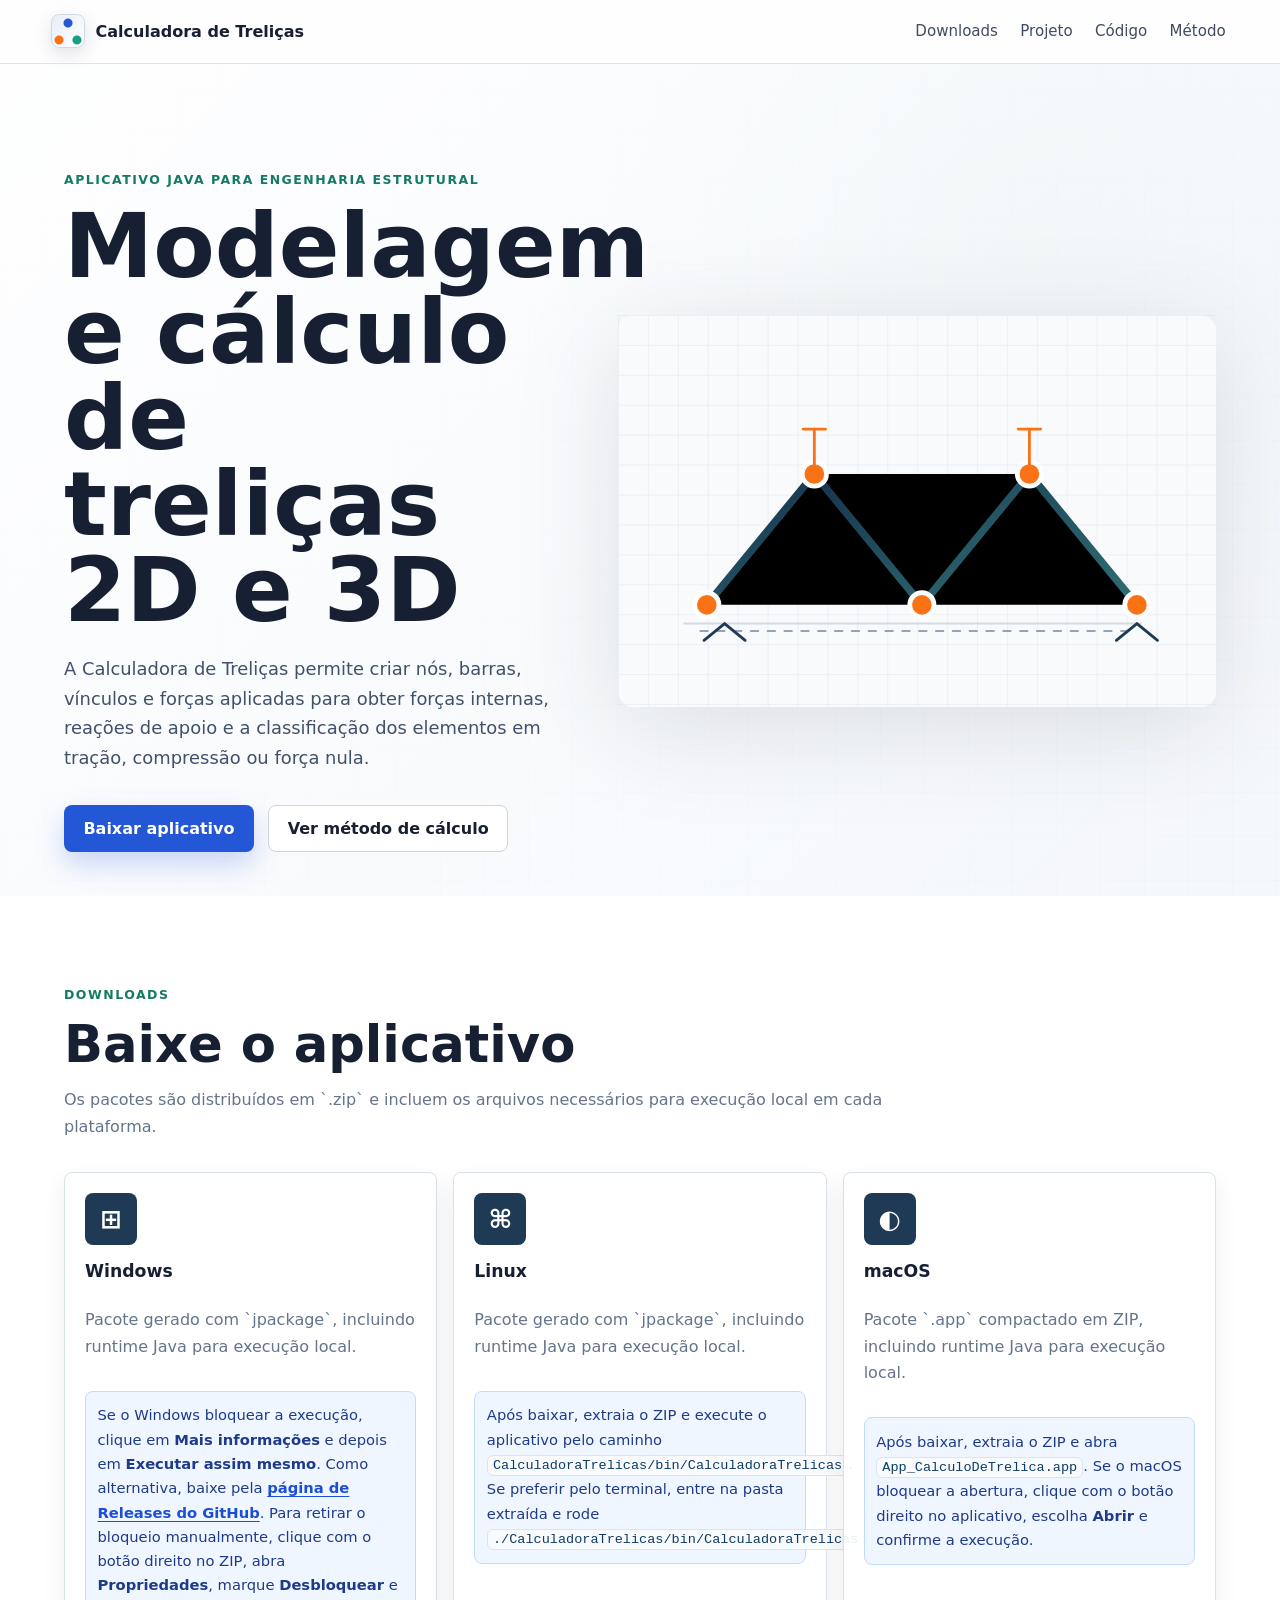
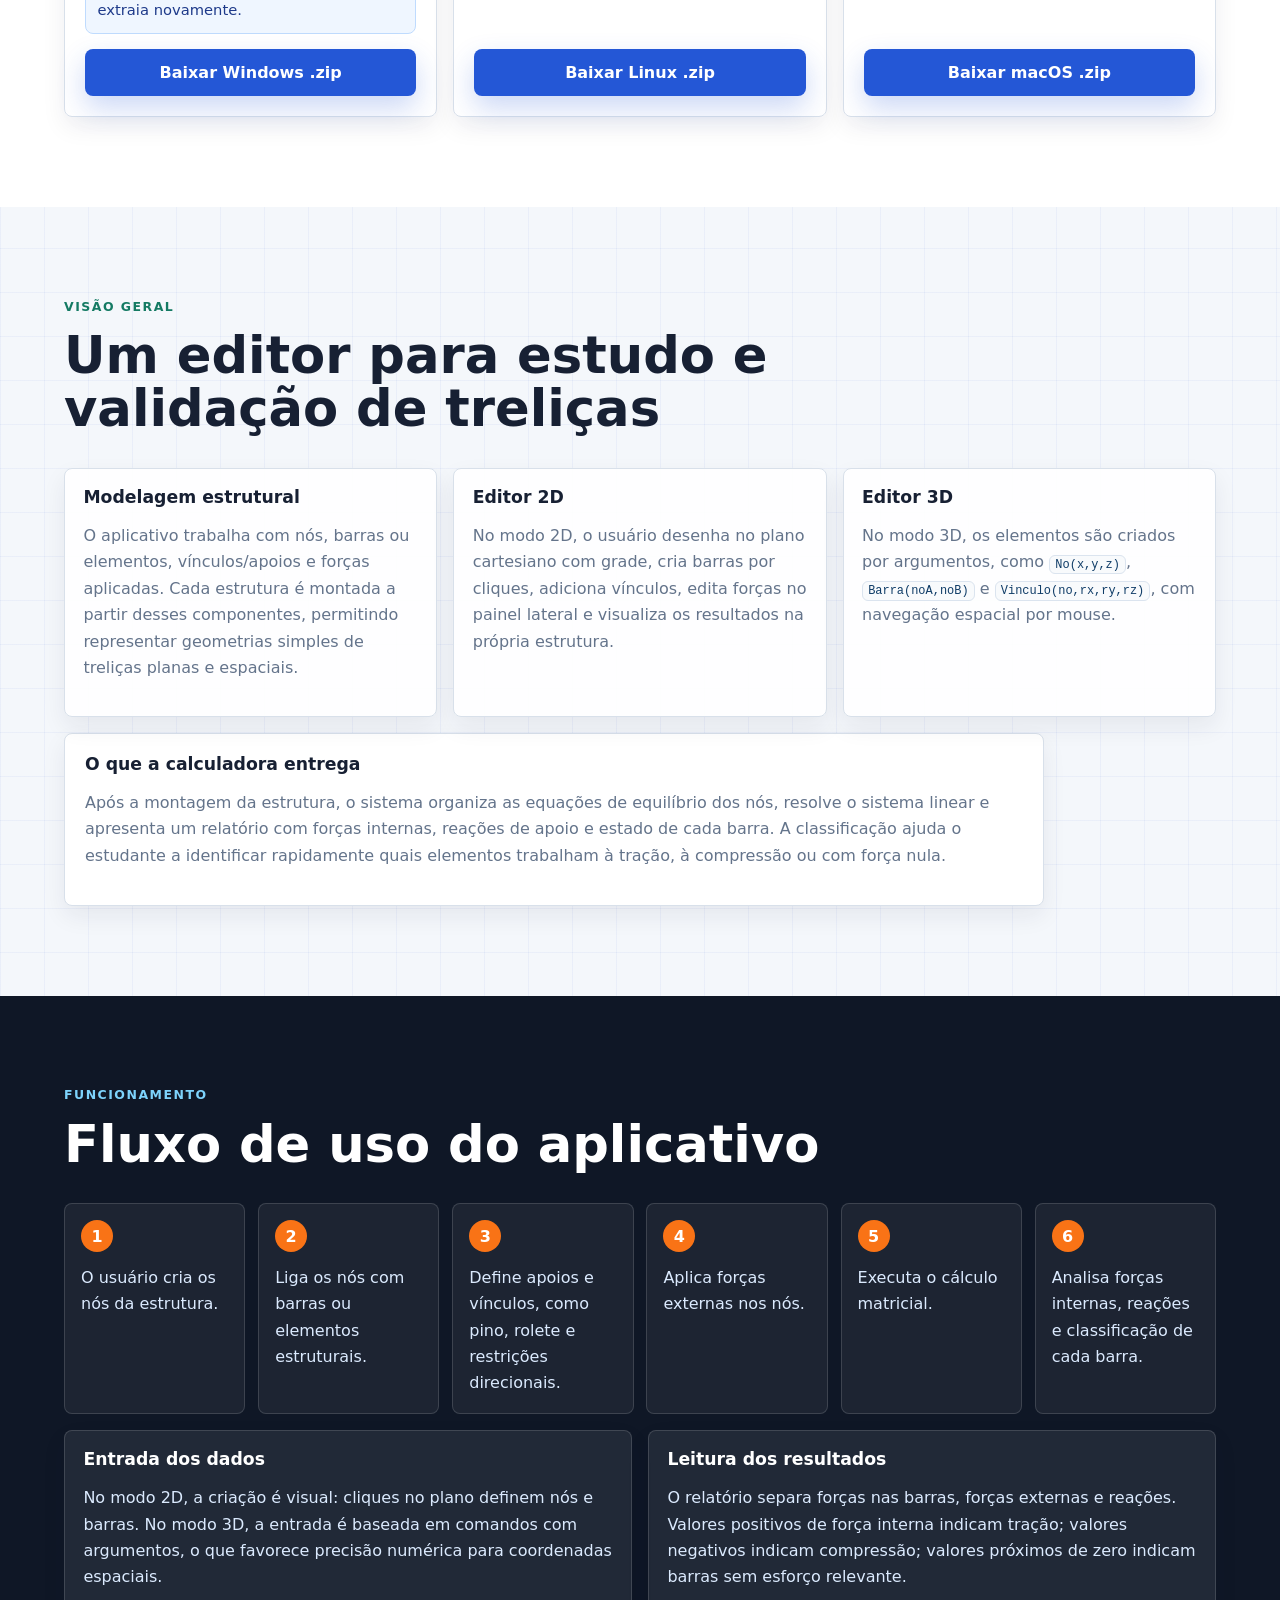
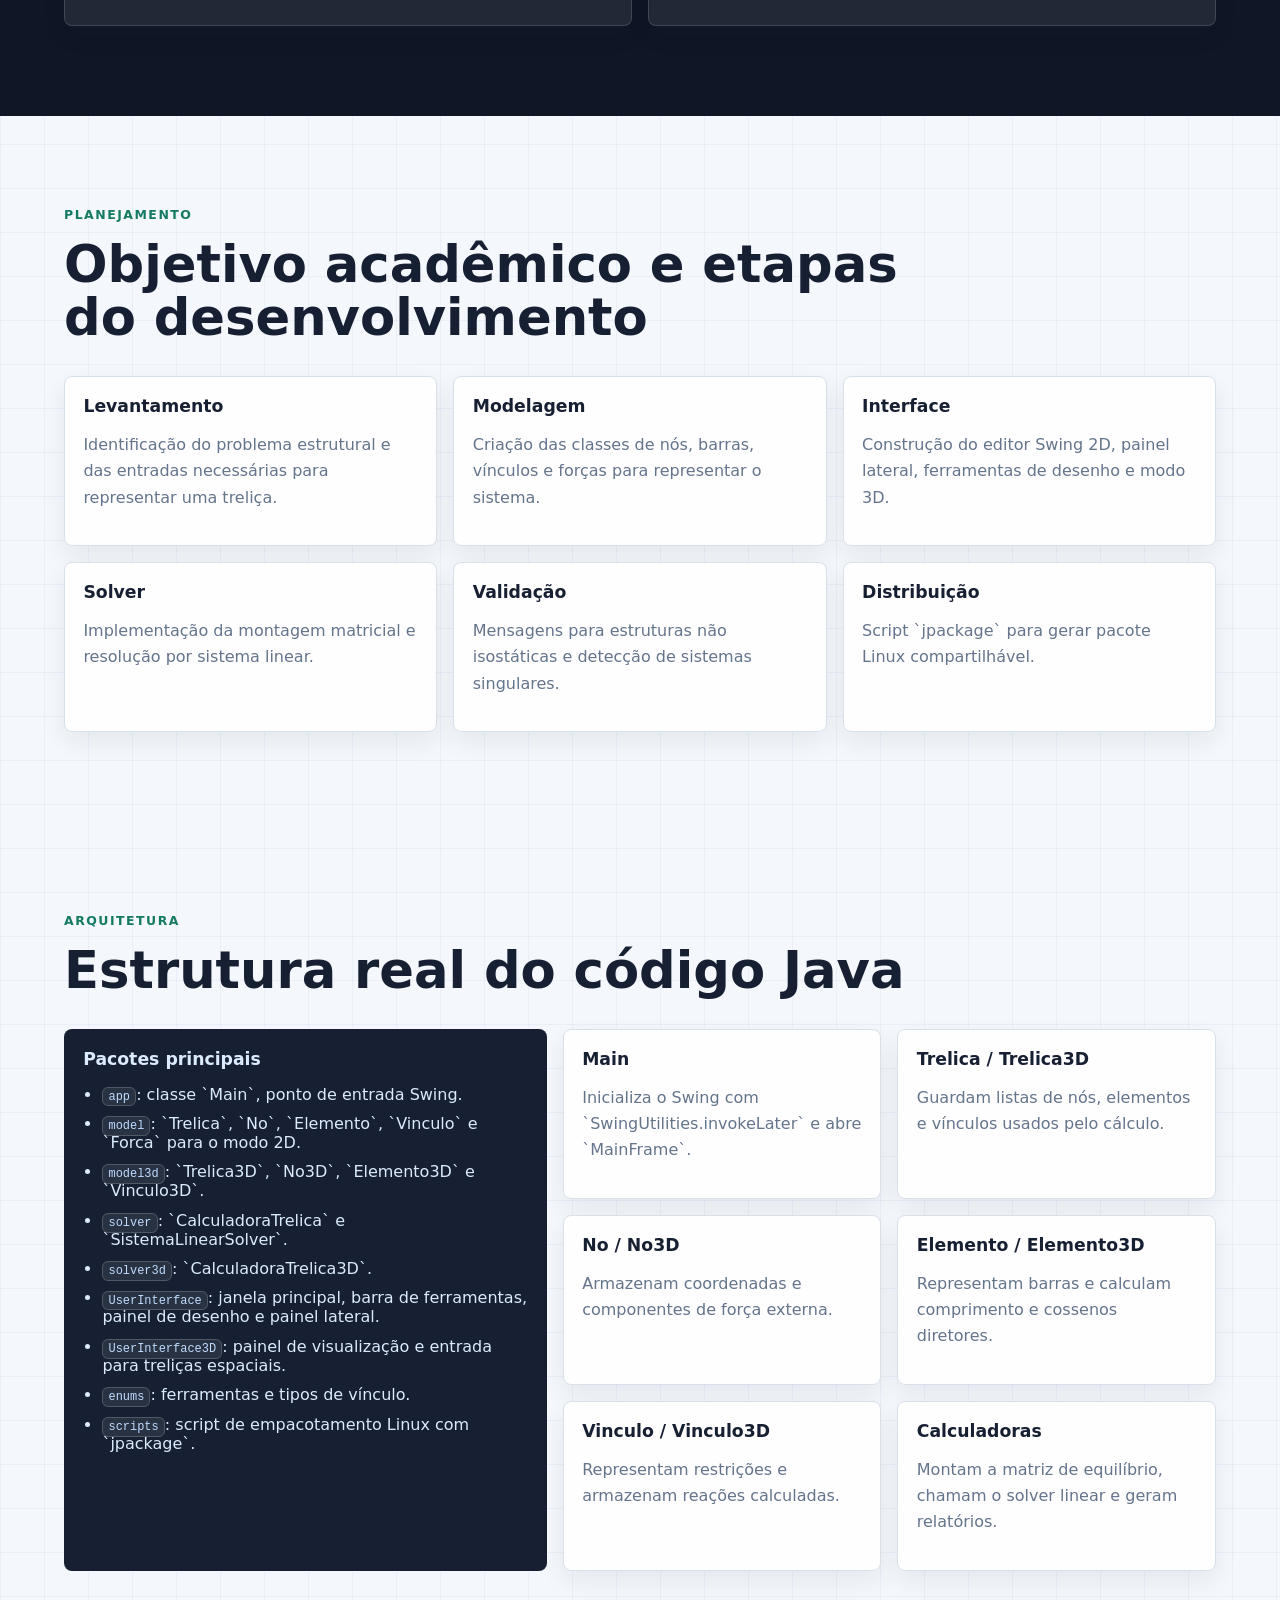
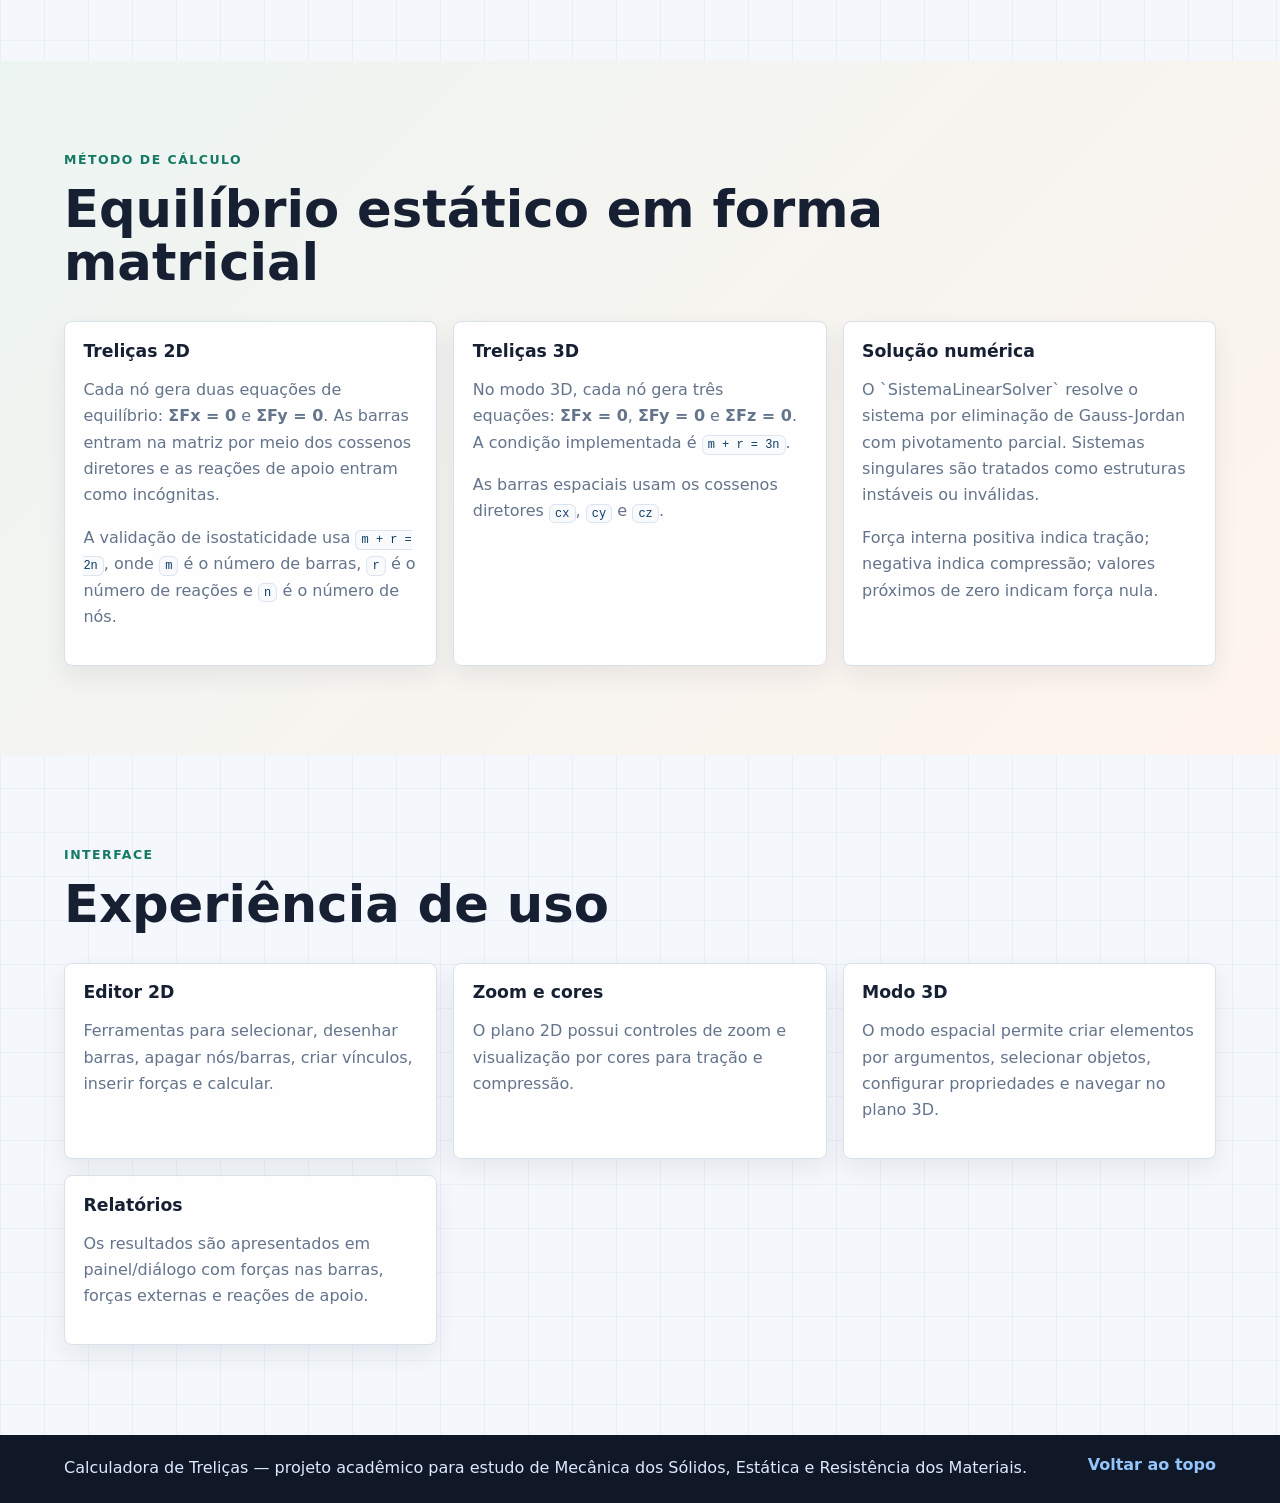
<file: index.html>
<!doctype html>
<html lang="pt-BR">
<head>
  <meta charset="utf-8">
  <meta name="viewport" content="width=device-width, initial-scale=1">
  <meta http-equiv="refresh" content="0; url=docs/">
  <title>Calculadora de Treliças</title>
  <link rel="canonical" href="docs/">
  <style>
    body {
      display: grid;
      min-height: 100vh;
      margin: 0;
      place-items: center;
      font-family: system-ui, -apple-system, BlinkMacSystemFont, "Segoe UI", sans-serif;
      color: #172033;
      background: #f4f7fb;
    }

    a {
      color: #2457d6;
      font-weight: 700;
    }
  </style>
</head>
<body>
  <main>
    <p>Redirecionando para o site da Calculadora de Treliças...</p>
    <p><a href="docs/">Abrir site</a></p>
  </main>
</body>
</html>
</file>
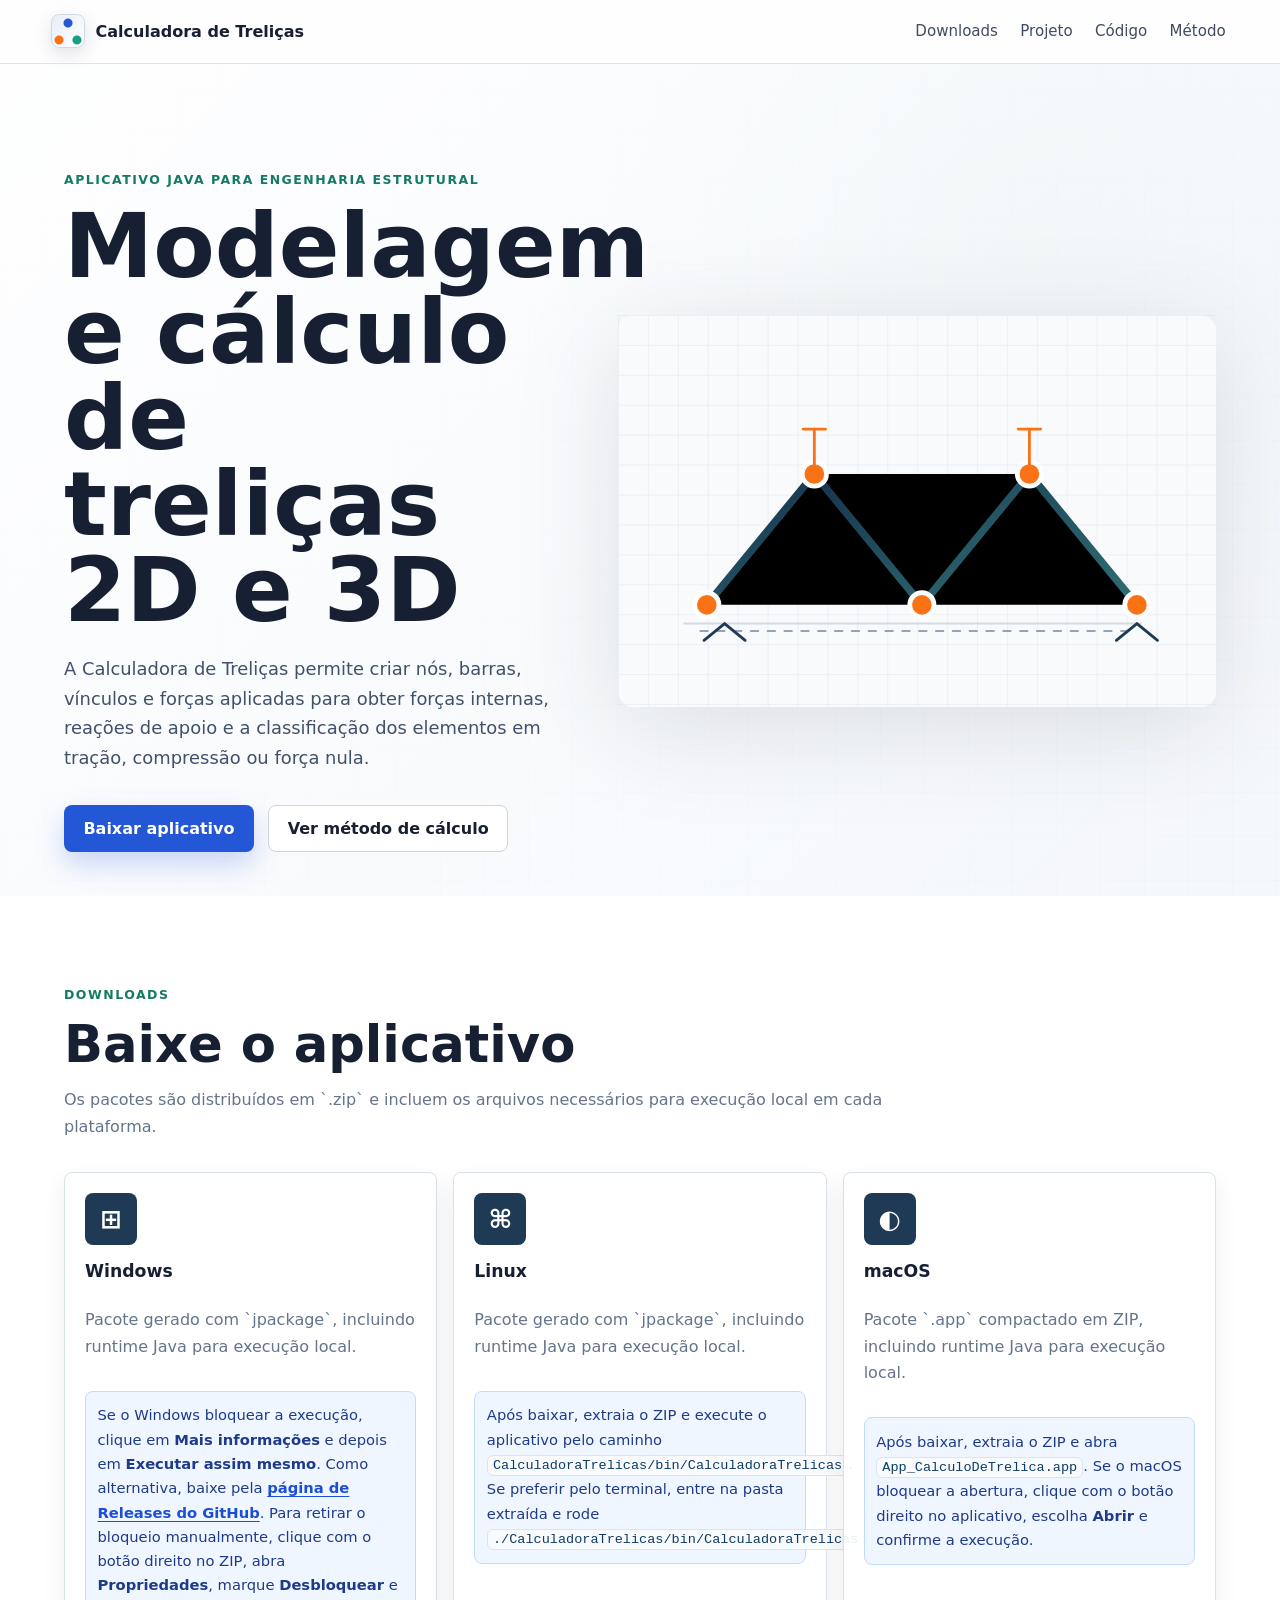
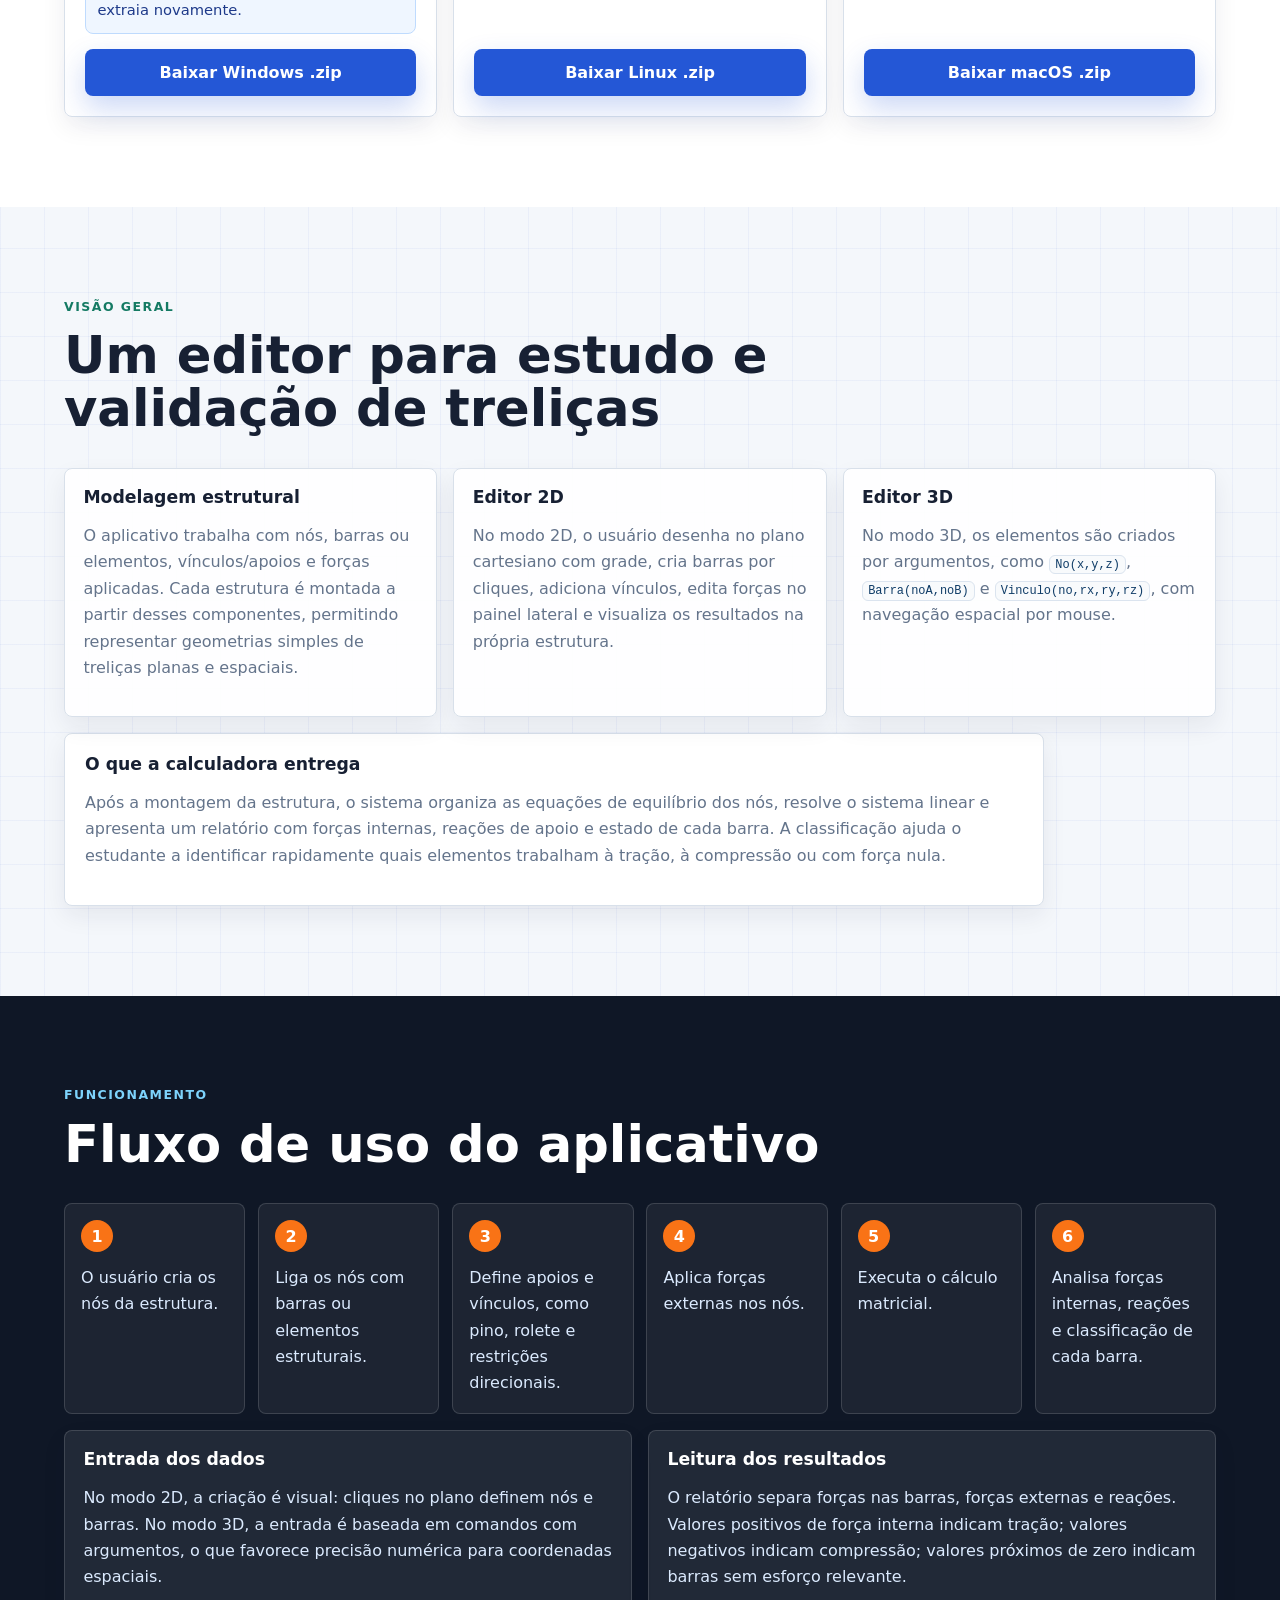
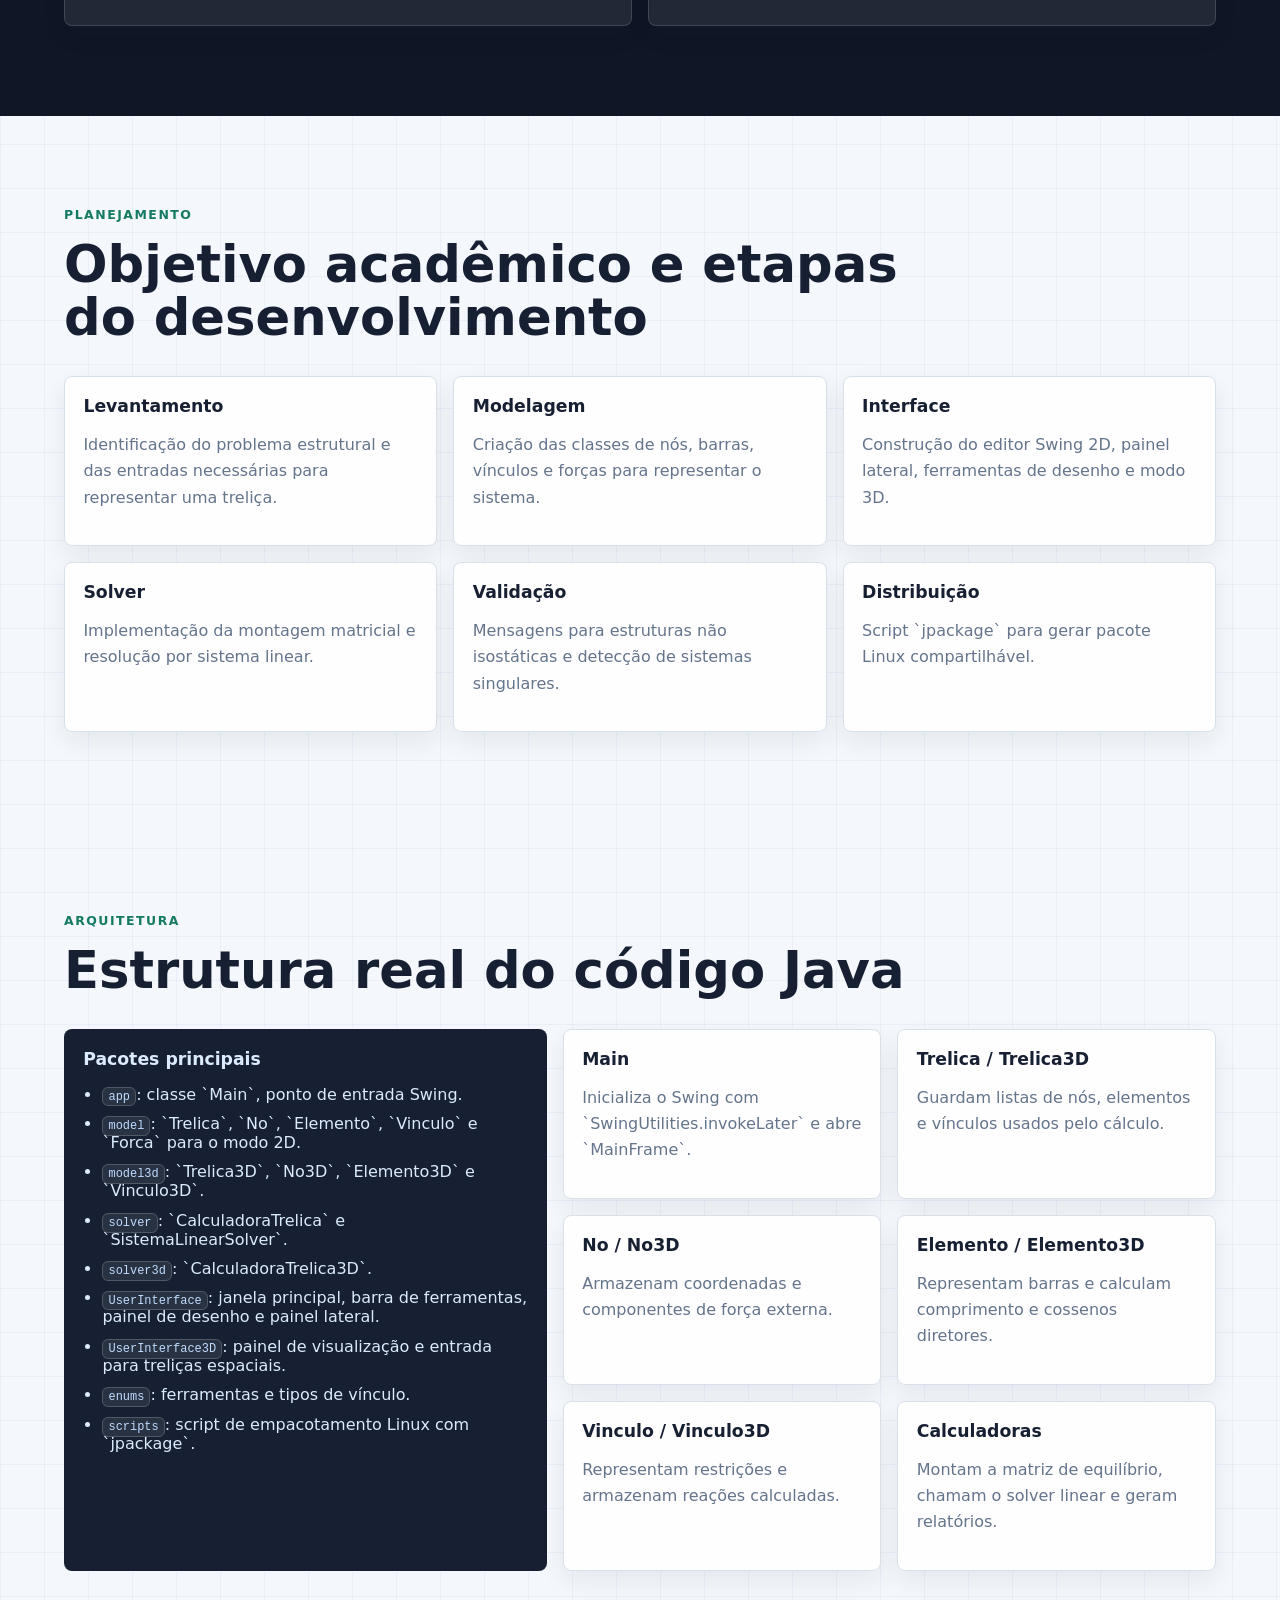
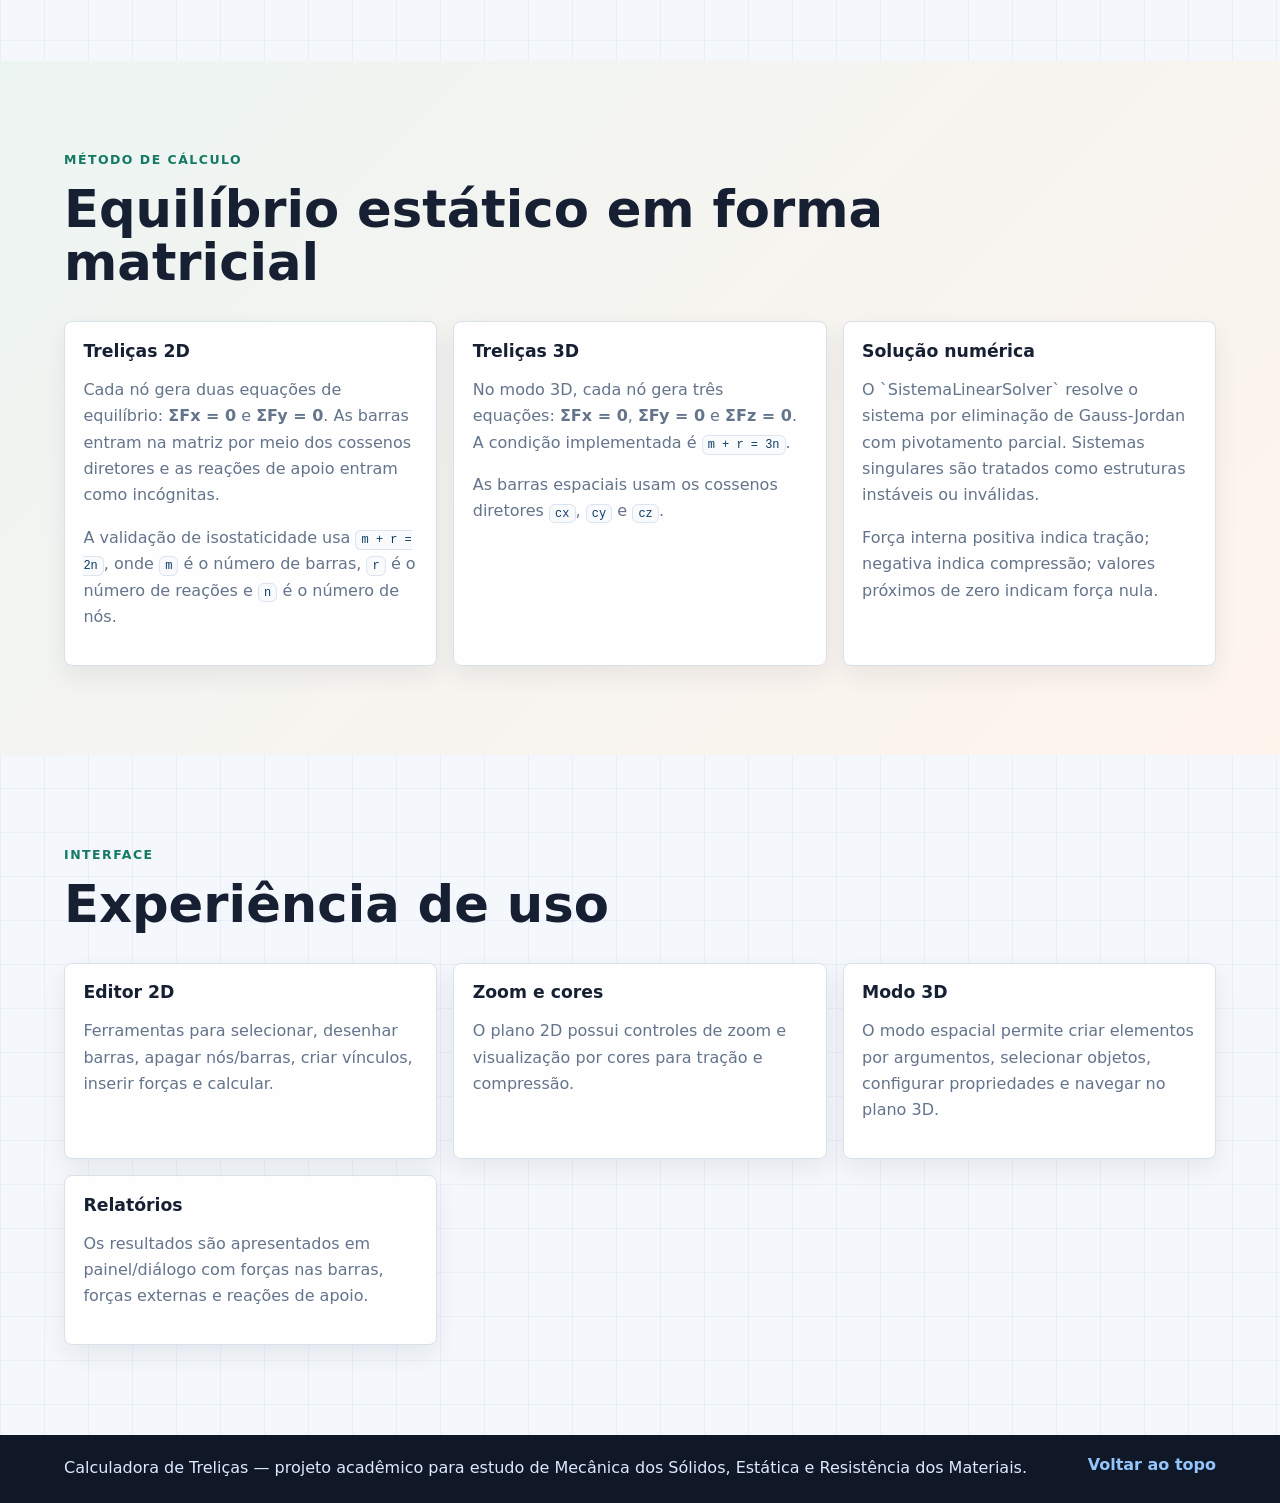
<file: docs/index.html>
<!doctype html>
<html lang="pt-BR">
<head>
  <meta charset="utf-8">
  <meta name="viewport" content="width=device-width, initial-scale=1">
  <title>Calculadora de Treliças | Aplicativo 2D e 3D</title>
  <meta name="description" content="Site institucional da Calculadora de Treliças, aplicativo Java para modelagem e cálculo de treliças 2D e 3D.">
  <link rel="stylesheet" href="styles.css">
</head>
<body>
  <header class="site-header">
    <a class="brand" href="#inicio" aria-label="Calculadora de Treliças">
      <span class="brand-mark" aria-hidden="true"></span>
      <span>Calculadora de Treliças</span>
    </a>
    <nav class="main-nav" aria-label="Navegação principal">
      <a href="#downloads">Downloads</a>
      <a href="#projeto">Projeto</a>
      <a href="#codigo">Código</a>
      <a href="#metodo">Método</a>
    </nav>
  </header>

  <main>
    <section class="hero" id="inicio">
      <div class="hero-content">
        <p class="eyebrow">Aplicativo Java para engenharia estrutural</p>
        <h1>Modelagem e cálculo de treliças 2D e 3D</h1>
        <p class="lead">
          A Calculadora de Treliças permite criar nós, barras, vínculos e forças aplicadas para obter forças internas,
          reações de apoio e a classificação dos elementos em tração, compressão ou força nula.
        </p>
        <div class="hero-actions">
          <a class="button primary" href="#downloads">Baixar aplicativo</a>
          <a class="button secondary" href="#metodo">Ver método de cálculo</a>
        </div>
      </div>
      <div class="hero-visual" aria-label="Ilustração técnica de treliça">
        <svg viewBox="0 0 640 420" role="img" aria-labelledby="svgTitle svgDesc">
          <title id="svgTitle">Estrutura triangulada com nós e barras</title>
          <desc id="svgDesc">Diagrama técnico com barras trianguladas, nós e pontos de apoio.</desc>
          <defs>
            <pattern id="grid" width="32" height="32" patternUnits="userSpaceOnUse">
              <path d="M 32 0 L 0 0 0 32" fill="none" stroke="#d9e0e8" stroke-width="1"/>
            </pattern>
            <linearGradient id="beam" x1="0" y1="0" x2="1" y2="1">
              <stop offset="0" stop-color="#17324d"/>
              <stop offset="1" stop-color="#2f6f73"/>
            </linearGradient>
          </defs>
          <rect width="640" height="420" rx="18" fill="#f8fafc"/>
          <rect x="0" y="0" width="640" height="420" fill="url(#grid)" opacity="0.8"/>
          <path d="M70 330 L560 330 M120 285 L510 285 M170 240 L460 240" stroke="#d2dbe4" stroke-width="2"/>
          <g stroke="url(#beam)" stroke-width="8" stroke-linecap="round" stroke-linejoin="round">
            <path d="M95 310 L210 170 L325 310 L440 170 L555 310"/>
            <path d="M95 310 L325 310 L555 310"/>
            <path d="M210 170 L440 170"/>
            <path d="M210 170 L325 310 L440 170"/>
          </g>
          <g fill="#f97316" stroke="#ffffff" stroke-width="5">
            <circle cx="95" cy="310" r="13"/>
            <circle cx="210" cy="170" r="13"/>
            <circle cx="325" cy="310" r="13"/>
            <circle cx="440" cy="170" r="13"/>
            <circle cx="555" cy="310" r="13"/>
          </g>
          <g fill="none" stroke-linecap="round" stroke-linejoin="round">
            <path d="M88 338 L555 338" stroke="#93a4b7" stroke-width="2" stroke-dasharray="8 10"/>
            <path d="M92 348 L114 330 L136 348" stroke="#1f3a54" stroke-width="3"/>
            <path d="M533 348 L555 330 L577 348" stroke="#1f3a54" stroke-width="3"/>
            <path d="M210 170 L210 122 M440 170 L440 122" stroke="#f97316" stroke-width="3"/>
            <path d="M198 122 L222 122 M428 122 L452 122" stroke="#f97316" stroke-width="3"/>
          </g>
        </svg>
      </div>
    </section>

    <section class="downloads section" id="downloads" aria-labelledby="downloads-title">
      <div class="section-heading">
        <p class="eyebrow">Downloads</p>
        <h2 id="downloads-title">Baixe o aplicativo</h2>
        <p>Os pacotes são distribuídos em `.zip` e incluem os arquivos necessários para execução local em cada plataforma.</p>
      </div>

      <div class="download-grid">
        <article class="download-card available">
          <div class="platform-icon" aria-hidden="true">⊞</div>
          <h3>Windows</h3>
          <p>Pacote gerado com `jpackage`, incluindo runtime Java para execução local.</p>
          <p class="download-note">
            Se o Windows bloquear a execução, clique em <strong>Mais informações</strong> e depois em <strong>Executar assim mesmo</strong>.
            Como alternativa, baixe pela <a href="https://github.com/ZinPedro/App_CalculoDeTreli-a/releases" target="_blank" rel="noopener">página de Releases do GitHub</a>.
            Para retirar o bloqueio manualmente, clique com o botão direito no ZIP, abra <strong>Propriedades</strong>, marque <strong>Desbloquear</strong> e extraia novamente.
          </p>
          <a class="button download" href="downloads/CalculadoraTrelicas-windows.zip" download>Baixar Windows .zip</a>
        </article>

        <article class="download-card available">
          <div class="platform-icon" aria-hidden="true">⌘</div>
          <h3>Linux</h3>
          <p>Pacote gerado com `jpackage`, incluindo runtime Java para execução local.</p>
          <p class="download-note">
            Após baixar, extraia o ZIP e execute o aplicativo pelo caminho
            <code>CalculadoraTrelicas/bin/CalculadoraTrelicas</code>.
            Se preferir pelo terminal, entre na pasta extraída e rode
            <code>./CalculadoraTrelicas/bin/CalculadoraTrelicas</code>.
          </p>
          <a class="button download" href="downloads/CalculadoraTrelicas-linux.zip" download>Baixar Linux .zip</a>
        </article>

        <article class="download-card available">
          <div class="platform-icon" aria-hidden="true">◐</div>
          <h3>macOS</h3>
          <p>Pacote `.app` compactado em ZIP, incluindo runtime Java para execução local.</p>
          <p class="download-note">
            Após baixar, extraia o ZIP e abra <code>App_CalculoDeTrelica.app</code>.
            Se o macOS bloquear a abertura, clique com o botão direito no aplicativo,
            escolha <strong>Abrir</strong> e confirme a execução.
          </p>
          <a class="button download" href="downloads/CalculadoraTrelicas-macos.zip" download>Baixar macOS .zip</a>
        </article>
      </div>
    </section>

    <section class="section overview" id="projeto">
      <div class="section-heading">
        <p class="eyebrow">Visão geral</p>
        <h2>Um editor para estudo e validação de treliças</h2>
      </div>
      <div class="feature-grid">
        <article>
          <h3>Modelagem estrutural</h3>
          <p>O aplicativo trabalha com nós, barras ou elementos, vínculos/apoios e forças aplicadas. Cada estrutura é montada a partir desses componentes, permitindo representar geometrias simples de treliças planas e espaciais.</p>
        </article>
        <article>
          <h3>Editor 2D</h3>
          <p>No modo 2D, o usuário desenha no plano cartesiano com grade, cria barras por cliques, adiciona vínculos, edita forças no painel lateral e visualiza os resultados na própria estrutura.</p>
        </article>
        <article>
          <h3>Editor 3D</h3>
          <p>No modo 3D, os elementos são criados por argumentos, como <code>No(x,y,z)</code>, <code>Barra(noA,noB)</code> e <code>Vinculo(no,rx,ry,rz)</code>, com navegação espacial por mouse.</p>
        </article>
      </div>
      <div class="detail-panel">
        <h3>O que a calculadora entrega</h3>
        <p>
          Após a montagem da estrutura, o sistema organiza as equações de equilíbrio dos nós, resolve o sistema linear
          e apresenta um relatório com forças internas, reações de apoio e estado de cada barra. A classificação ajuda
          o estudante a identificar rapidamente quais elementos trabalham à tração, à compressão ou com força nula.
        </p>
      </div>
    </section>

    <section class="section flow" id="funcionamento">
      <div class="section-heading">
        <p class="eyebrow">Funcionamento</p>
        <h2>Fluxo de uso do aplicativo</h2>
      </div>
      <ol class="timeline">
        <li><span>1</span><p>O usuário cria os nós da estrutura.</p></li>
        <li><span>2</span><p>Liga os nós com barras ou elementos estruturais.</p></li>
        <li><span>3</span><p>Define apoios e vínculos, como pino, rolete e restrições direcionais.</p></li>
        <li><span>4</span><p>Aplica forças externas nos nós.</p></li>
        <li><span>5</span><p>Executa o cálculo matricial.</p></li>
        <li><span>6</span><p>Analisa forças internas, reações e classificação de cada barra.</p></li>
      </ol>
      <div class="workflow-detail">
        <article>
          <h3>Entrada dos dados</h3>
          <p>
            No modo 2D, a criação é visual: cliques no plano definem nós e barras. No modo 3D, a entrada é baseada em
            comandos com argumentos, o que favorece precisão numérica para coordenadas espaciais.
          </p>
        </article>
        <article>
          <h3>Leitura dos resultados</h3>
          <p>
            O relatório separa forças nas barras, forças externas e reações. Valores positivos de força interna indicam
            tração; valores negativos indicam compressão; valores próximos de zero indicam barras sem esforço relevante.
          </p>
        </article>
      </div>
    </section>

    <section class="section planning">
      <div class="section-heading">
        <p class="eyebrow">Planejamento</p>
        <h2>Objetivo acadêmico e etapas do desenvolvimento</h2>
      </div>
      <div class="planning-grid">
        <article><h3>Levantamento</h3><p>Identificação do problema estrutural e das entradas necessárias para representar uma treliça.</p></article>
        <article><h3>Modelagem</h3><p>Criação das classes de nós, barras, vínculos e forças para representar o sistema.</p></article>
        <article><h3>Interface</h3><p>Construção do editor Swing 2D, painel lateral, ferramentas de desenho e modo 3D.</p></article>
        <article><h3>Solver</h3><p>Implementação da montagem matricial e resolução por sistema linear.</p></article>
        <article><h3>Validação</h3><p>Mensagens para estruturas não isostáticas e detecção de sistemas singulares.</p></article>
        <article><h3>Distribuição</h3><p>Script `jpackage` para gerar pacote Linux compartilhável.</p></article>
      </div>
    </section>

    <section class="section code" id="codigo">
      <div class="section-heading">
        <p class="eyebrow">Arquitetura</p>
        <h2>Estrutura real do código Java</h2>
      </div>
      <div class="code-layout">
        <div class="package-list">
          <h3>Pacotes principais</h3>
          <ul>
            <li><code>app</code>: classe `Main`, ponto de entrada Swing.</li>
            <li><code>model</code>: `Trelica`, `No`, `Elemento`, `Vinculo` e `Forca` para o modo 2D.</li>
            <li><code>model3d</code>: `Trelica3D`, `No3D`, `Elemento3D` e `Vinculo3D`.</li>
            <li><code>solver</code>: `CalculadoraTrelica` e `SistemaLinearSolver`.</li>
            <li><code>solver3d</code>: `CalculadoraTrelica3D`.</li>
            <li><code>UserInterface</code>: janela principal, barra de ferramentas, painel de desenho e painel lateral.</li>
            <li><code>UserInterface3D</code>: painel de visualização e entrada para treliças espaciais.</li>
            <li><code>enums</code>: ferramentas e tipos de vínculo.</li>
            <li><code>scripts</code>: script de empacotamento Linux com `jpackage`.</li>
          </ul>
        </div>
        <div class="class-cards">
          <article><h3>Main</h3><p>Inicializa o Swing com `SwingUtilities.invokeLater` e abre `MainFrame`.</p></article>
          <article><h3>Trelica / Trelica3D</h3><p>Guardam listas de nós, elementos e vínculos usados pelo cálculo.</p></article>
          <article><h3>No / No3D</h3><p>Armazenam coordenadas e componentes de força externa.</p></article>
          <article><h3>Elemento / Elemento3D</h3><p>Representam barras e calculam comprimento e cossenos diretores.</p></article>
          <article><h3>Vinculo / Vinculo3D</h3><p>Representam restrições e armazenam reações calculadas.</p></article>
          <article><h3>Calculadoras</h3><p>Montam a matriz de equilíbrio, chamam o solver linear e geram relatórios.</p></article>
        </div>
      </div>
    </section>

    <section class="section method" id="metodo">
      <div class="section-heading">
        <p class="eyebrow">Método de cálculo</p>
        <h2>Equilíbrio estático em forma matricial</h2>
      </div>
      <div class="method-grid">
        <article>
          <h3>Treliças 2D</h3>
          <p>Cada nó gera duas equações de equilíbrio: <strong>ΣFx = 0</strong> e <strong>ΣFy = 0</strong>. As barras entram na matriz por meio dos cossenos diretores e as reações de apoio entram como incógnitas.</p>
          <p>A validação de isostaticidade usa <code>m + r = 2n</code>, onde <code>m</code> é o número de barras, <code>r</code> é o número de reações e <code>n</code> é o número de nós.</p>
        </article>
        <article>
          <h3>Treliças 3D</h3>
          <p>No modo 3D, cada nó gera três equações: <strong>ΣFx = 0</strong>, <strong>ΣFy = 0</strong> e <strong>ΣFz = 0</strong>. A condição implementada é <code>m + r = 3n</code>.</p>
          <p>As barras espaciais usam os cossenos diretores <code>cx</code>, <code>cy</code> e <code>cz</code>.</p>
        </article>
        <article>
          <h3>Solução numérica</h3>
          <p>O `SistemaLinearSolver` resolve o sistema por eliminação de Gauss-Jordan com pivotamento parcial. Sistemas singulares são tratados como estruturas instáveis ou inválidas.</p>
          <p>Força interna positiva indica tração; negativa indica compressão; valores próximos de zero indicam força nula.</p>
        </article>
      </div>
    </section>

    <section class="section interface">
      <div class="section-heading">
        <p class="eyebrow">Interface</p>
        <h2>Experiência de uso</h2>
      </div>
      <div class="interface-grid">
        <article><h3>Editor 2D</h3><p>Ferramentas para selecionar, desenhar barras, apagar nós/barras, criar vínculos, inserir forças e calcular.</p></article>
        <article><h3>Zoom e cores</h3><p>O plano 2D possui controles de zoom e visualização por cores para tração e compressão.</p></article>
        <article><h3>Modo 3D</h3><p>O modo espacial permite criar elementos por argumentos, selecionar objetos, configurar propriedades e navegar no plano 3D.</p></article>
        <article><h3>Relatórios</h3><p>Os resultados são apresentados em painel/diálogo com forças nas barras, forças externas e reações de apoio.</p></article>
      </div>
    </section>
  </main>

  <footer class="site-footer">
    <p>Calculadora de Treliças — projeto acadêmico para estudo de Mecânica dos Sólidos, Estática e Resistência dos Materiais.</p>
    <a href="#inicio">Voltar ao topo</a>
  </footer>

  <script src="script.js"></script>
</body>
</html>
</file>
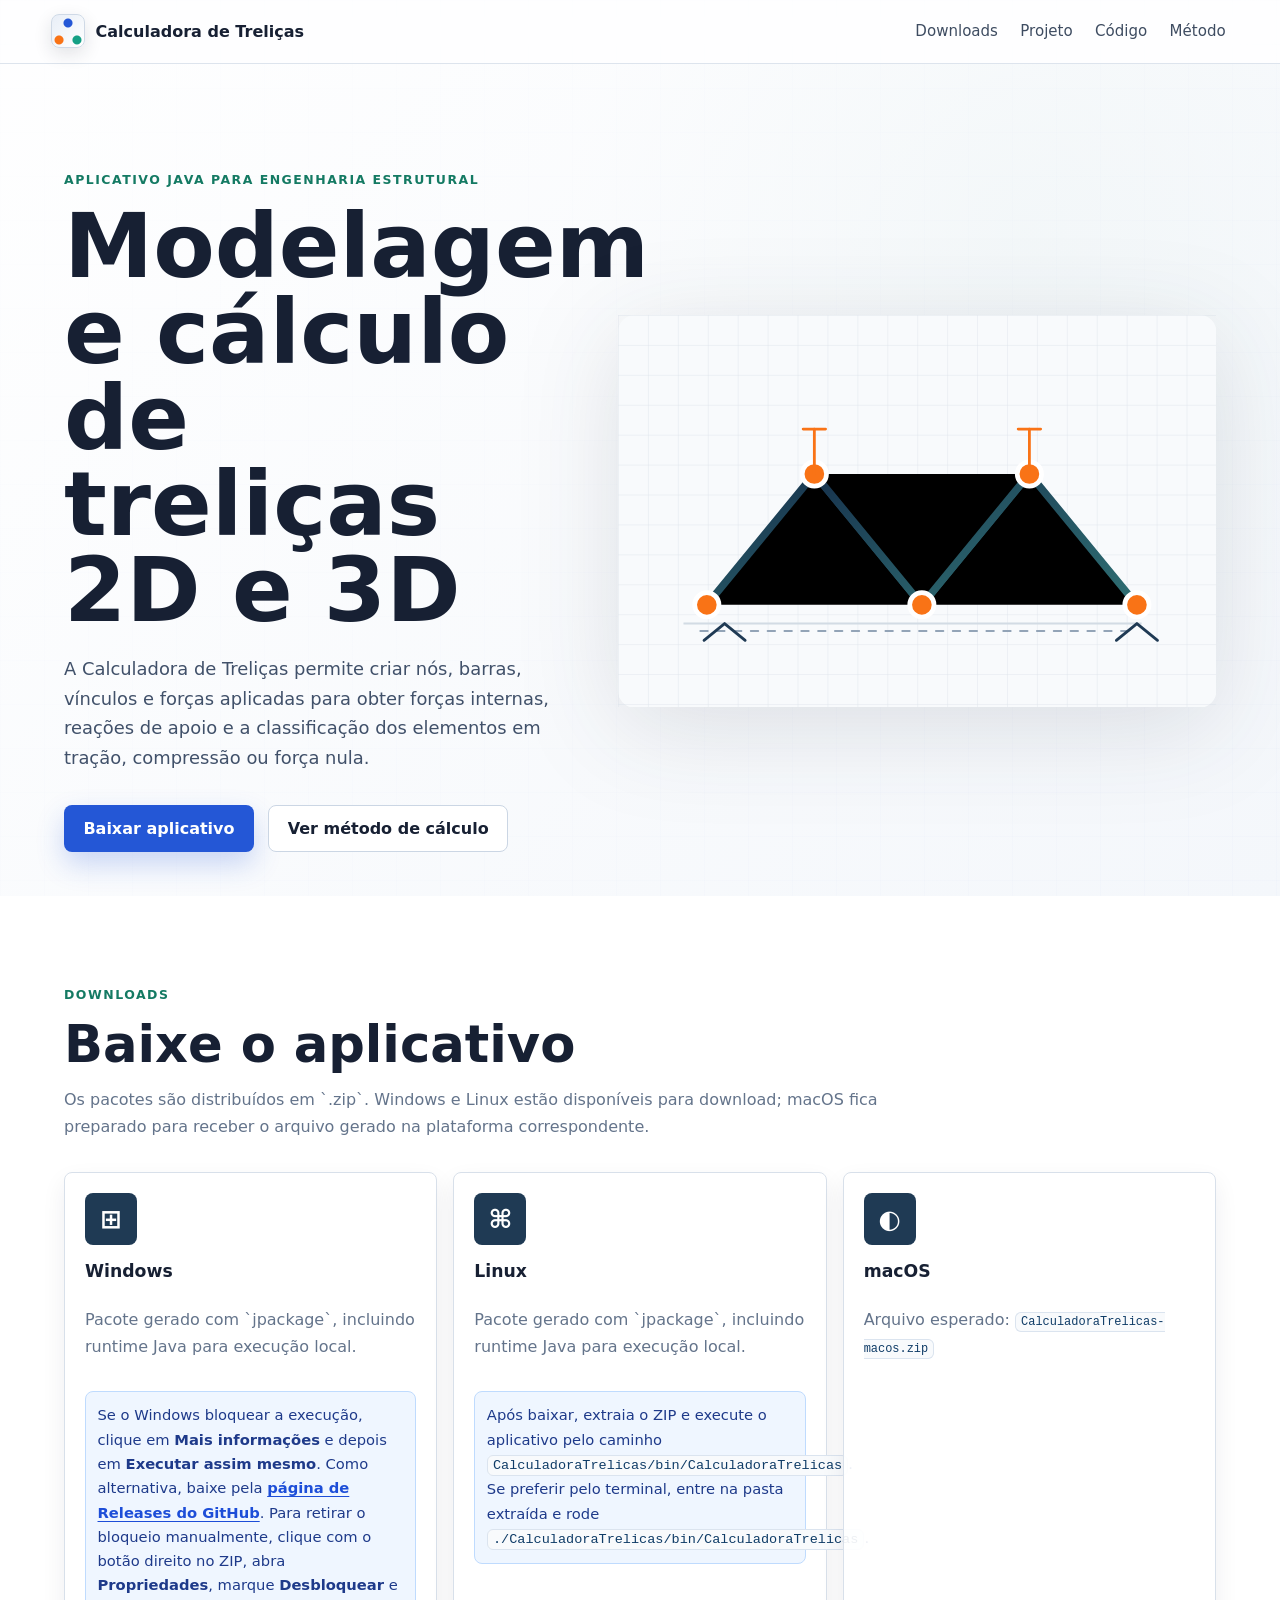
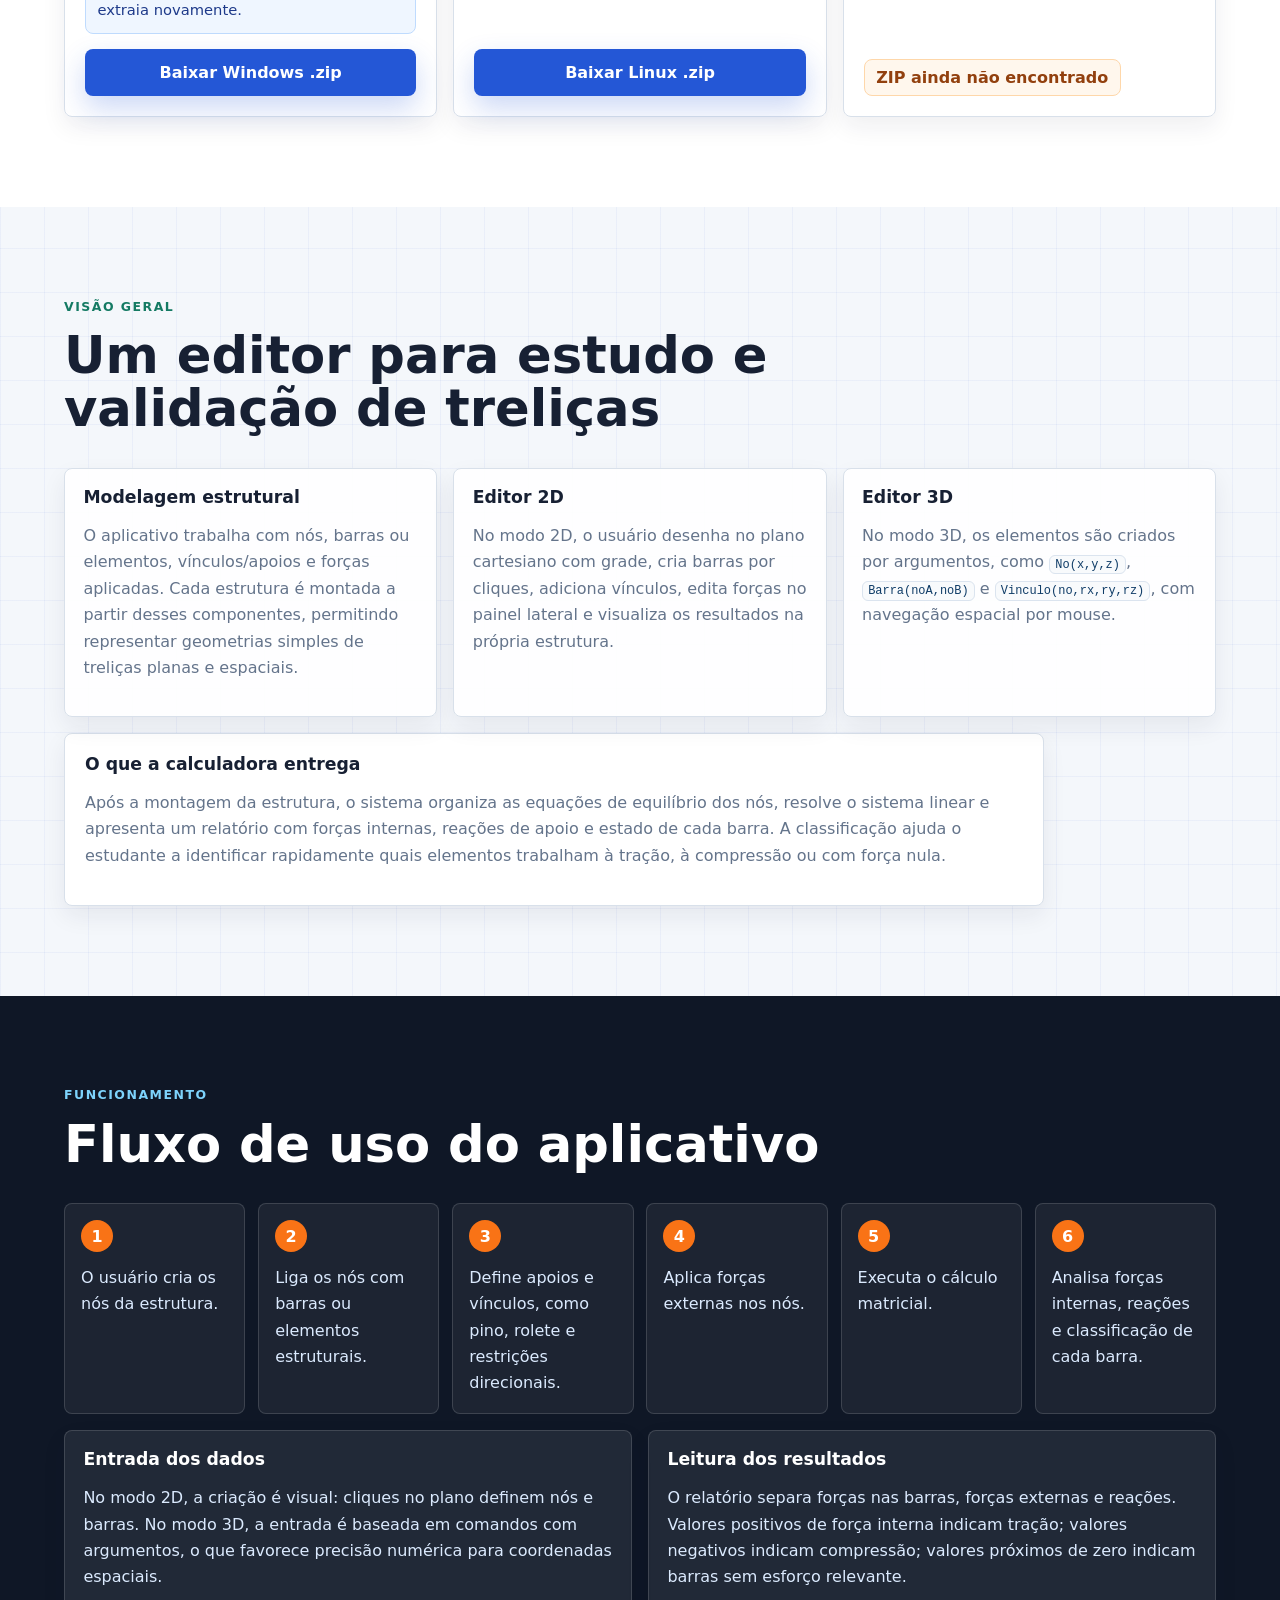
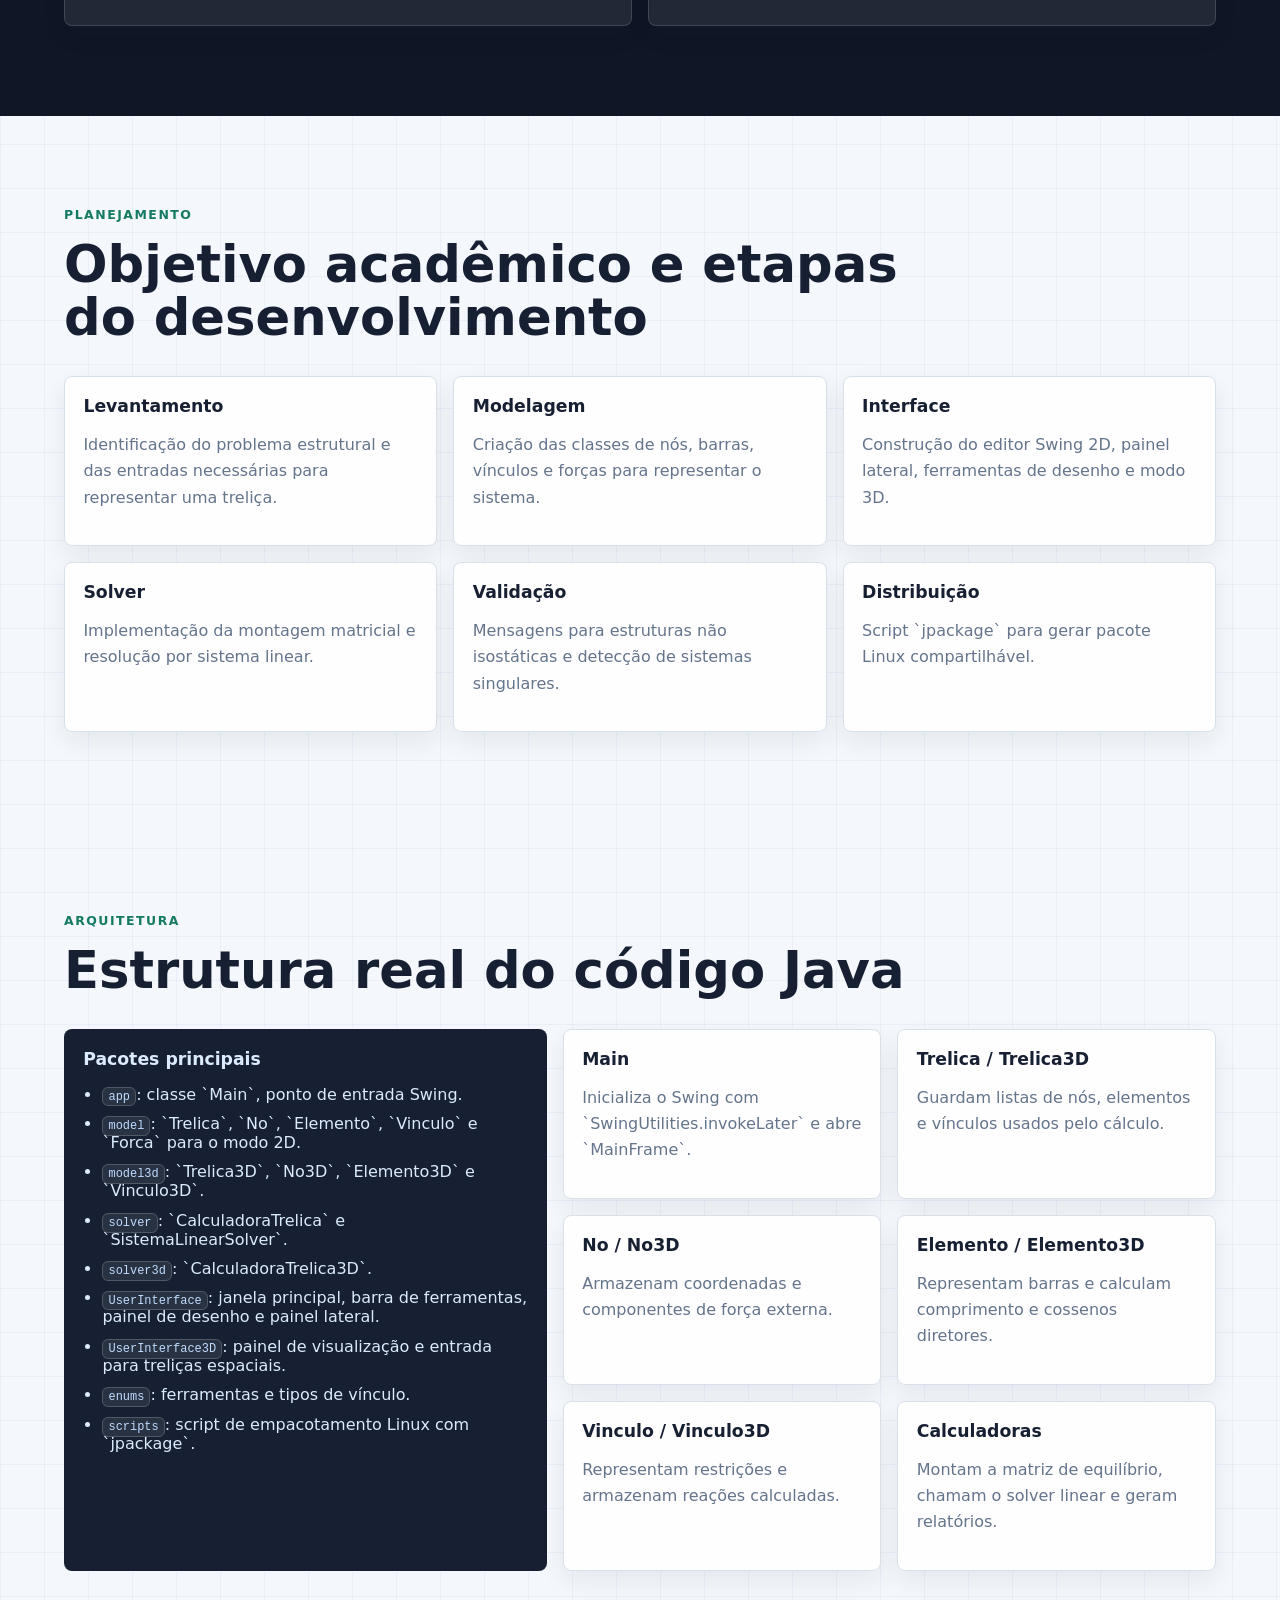
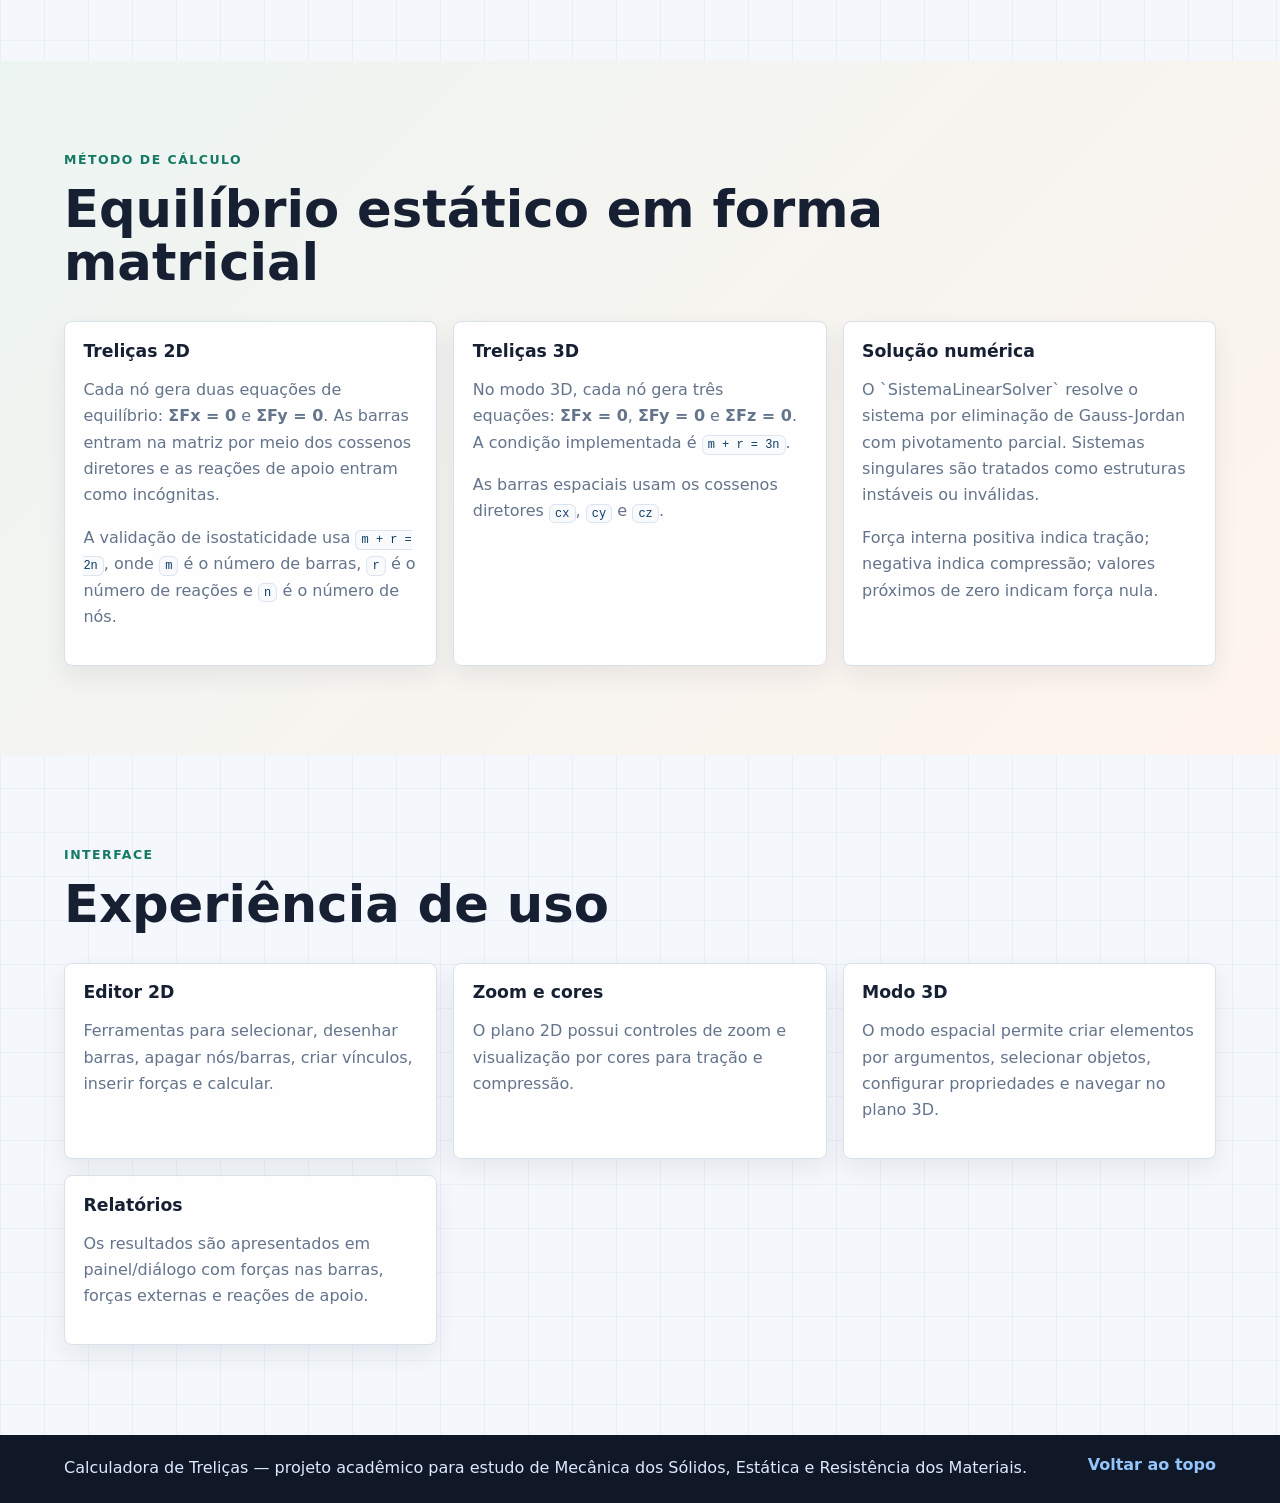
<file: site/index.html>
<!doctype html>
<html lang="pt-BR">
<head>
  <meta charset="utf-8">
  <meta name="viewport" content="width=device-width, initial-scale=1">
  <title>Calculadora de Treliças | Aplicativo 2D e 3D</title>
  <meta name="description" content="Site institucional da Calculadora de Treliças, aplicativo Java para modelagem e cálculo de treliças 2D e 3D.">
  <link rel="stylesheet" href="styles.css">
</head>
<body>
  <header class="site-header">
    <a class="brand" href="#inicio" aria-label="Calculadora de Treliças">
      <span class="brand-mark" aria-hidden="true"></span>
      <span>Calculadora de Treliças</span>
    </a>
    <nav class="main-nav" aria-label="Navegação principal">
      <a href="#downloads">Downloads</a>
      <a href="#projeto">Projeto</a>
      <a href="#codigo">Código</a>
      <a href="#metodo">Método</a>
    </nav>
  </header>

  <main>
    <section class="hero" id="inicio">
      <div class="hero-content">
        <p class="eyebrow">Aplicativo Java para engenharia estrutural</p>
        <h1>Modelagem e cálculo de treliças 2D e 3D</h1>
        <p class="lead">
          A Calculadora de Treliças permite criar nós, barras, vínculos e forças aplicadas para obter forças internas,
          reações de apoio e a classificação dos elementos em tração, compressão ou força nula.
        </p>
        <div class="hero-actions">
          <a class="button primary" href="#downloads">Baixar aplicativo</a>
          <a class="button secondary" href="#metodo">Ver método de cálculo</a>
        </div>
      </div>
      <div class="hero-visual" aria-label="Ilustração técnica de treliça">
        <svg viewBox="0 0 640 420" role="img" aria-labelledby="svgTitle svgDesc">
          <title id="svgTitle">Estrutura triangulada com nós e barras</title>
          <desc id="svgDesc">Diagrama técnico com barras trianguladas, nós e pontos de apoio.</desc>
          <defs>
            <pattern id="grid" width="32" height="32" patternUnits="userSpaceOnUse">
              <path d="M 32 0 L 0 0 0 32" fill="none" stroke="#d9e0e8" stroke-width="1"/>
            </pattern>
            <linearGradient id="beam" x1="0" y1="0" x2="1" y2="1">
              <stop offset="0" stop-color="#17324d"/>
              <stop offset="1" stop-color="#2f6f73"/>
            </linearGradient>
          </defs>
          <rect width="640" height="420" rx="18" fill="#f8fafc"/>
          <rect x="0" y="0" width="640" height="420" fill="url(#grid)" opacity="0.8"/>
          <path d="M70 330 L560 330 M120 285 L510 285 M170 240 L460 240" stroke="#d2dbe4" stroke-width="2"/>
          <g stroke="url(#beam)" stroke-width="8" stroke-linecap="round" stroke-linejoin="round">
            <path d="M95 310 L210 170 L325 310 L440 170 L555 310"/>
            <path d="M95 310 L325 310 L555 310"/>
            <path d="M210 170 L440 170"/>
            <path d="M210 170 L325 310 L440 170"/>
          </g>
          <g fill="#f97316" stroke="#ffffff" stroke-width="5">
            <circle cx="95" cy="310" r="13"/>
            <circle cx="210" cy="170" r="13"/>
            <circle cx="325" cy="310" r="13"/>
            <circle cx="440" cy="170" r="13"/>
            <circle cx="555" cy="310" r="13"/>
          </g>
          <g fill="none" stroke-linecap="round" stroke-linejoin="round">
            <path d="M88 338 L555 338" stroke="#93a4b7" stroke-width="2" stroke-dasharray="8 10"/>
            <path d="M92 348 L114 330 L136 348" stroke="#1f3a54" stroke-width="3"/>
            <path d="M533 348 L555 330 L577 348" stroke="#1f3a54" stroke-width="3"/>
            <path d="M210 170 L210 122 M440 170 L440 122" stroke="#f97316" stroke-width="3"/>
            <path d="M198 122 L222 122 M428 122 L452 122" stroke="#f97316" stroke-width="3"/>
          </g>
        </svg>
      </div>
    </section>

    <section class="downloads section" id="downloads" aria-labelledby="downloads-title">
      <div class="section-heading">
        <p class="eyebrow">Downloads</p>
        <h2 id="downloads-title">Baixe o aplicativo</h2>
        <p>Os pacotes são distribuídos em `.zip`. Windows e Linux estão disponíveis para download; macOS fica preparado para receber o arquivo gerado na plataforma correspondente.</p>
      </div>

      <div class="download-grid">
        <article class="download-card available">
          <div class="platform-icon" aria-hidden="true">⊞</div>
          <h3>Windows</h3>
          <p>Pacote gerado com `jpackage`, incluindo runtime Java para execução local.</p>
          <p class="download-note">
            Se o Windows bloquear a execução, clique em <strong>Mais informações</strong> e depois em <strong>Executar assim mesmo</strong>.
            Como alternativa, baixe pela <a href="https://github.com/ZinPedro/App_CalculoDeTreli-a/releases" target="_blank" rel="noopener">página de Releases do GitHub</a>.
            Para retirar o bloqueio manualmente, clique com o botão direito no ZIP, abra <strong>Propriedades</strong>, marque <strong>Desbloquear</strong> e extraia novamente.
          </p>
          <a class="button download" href="downloads/CalculadoraTrelicas-windows.zip" download>Baixar Windows .zip</a>
        </article>

        <article class="download-card available">
          <div class="platform-icon" aria-hidden="true">⌘</div>
          <h3>Linux</h3>
          <p>Pacote gerado com `jpackage`, incluindo runtime Java para execução local.</p>
          <p class="download-note">
            Após baixar, extraia o ZIP e execute o aplicativo pelo caminho
            <code>CalculadoraTrelicas/bin/CalculadoraTrelicas</code>.
            Se preferir pelo terminal, entre na pasta extraída e rode
            <code>./CalculadoraTrelicas/bin/CalculadoraTrelicas</code>.
          </p>
          <a class="button download" href="downloads/CalculadoraTrelicas-linux.zip" download>Baixar Linux .zip</a>
        </article>

        <article class="download-card pending">
          <div class="platform-icon" aria-hidden="true">◐</div>
          <h3>macOS</h3>
          <p>Arquivo esperado: <code>CalculadoraTrelicas-macos.zip</code></p>
          <span class="status">ZIP ainda não encontrado</span>
        </article>
      </div>
    </section>

    <section class="section overview" id="projeto">
      <div class="section-heading">
        <p class="eyebrow">Visão geral</p>
        <h2>Um editor para estudo e validação de treliças</h2>
      </div>
      <div class="feature-grid">
        <article>
          <h3>Modelagem estrutural</h3>
          <p>O aplicativo trabalha com nós, barras ou elementos, vínculos/apoios e forças aplicadas. Cada estrutura é montada a partir desses componentes, permitindo representar geometrias simples de treliças planas e espaciais.</p>
        </article>
        <article>
          <h3>Editor 2D</h3>
          <p>No modo 2D, o usuário desenha no plano cartesiano com grade, cria barras por cliques, adiciona vínculos, edita forças no painel lateral e visualiza os resultados na própria estrutura.</p>
        </article>
        <article>
          <h3>Editor 3D</h3>
          <p>No modo 3D, os elementos são criados por argumentos, como <code>No(x,y,z)</code>, <code>Barra(noA,noB)</code> e <code>Vinculo(no,rx,ry,rz)</code>, com navegação espacial por mouse.</p>
        </article>
      </div>
      <div class="detail-panel">
        <h3>O que a calculadora entrega</h3>
        <p>
          Após a montagem da estrutura, o sistema organiza as equações de equilíbrio dos nós, resolve o sistema linear
          e apresenta um relatório com forças internas, reações de apoio e estado de cada barra. A classificação ajuda
          o estudante a identificar rapidamente quais elementos trabalham à tração, à compressão ou com força nula.
        </p>
      </div>
    </section>

    <section class="section flow" id="funcionamento">
      <div class="section-heading">
        <p class="eyebrow">Funcionamento</p>
        <h2>Fluxo de uso do aplicativo</h2>
      </div>
      <ol class="timeline">
        <li><span>1</span><p>O usuário cria os nós da estrutura.</p></li>
        <li><span>2</span><p>Liga os nós com barras ou elementos estruturais.</p></li>
        <li><span>3</span><p>Define apoios e vínculos, como pino, rolete e restrições direcionais.</p></li>
        <li><span>4</span><p>Aplica forças externas nos nós.</p></li>
        <li><span>5</span><p>Executa o cálculo matricial.</p></li>
        <li><span>6</span><p>Analisa forças internas, reações e classificação de cada barra.</p></li>
      </ol>
      <div class="workflow-detail">
        <article>
          <h3>Entrada dos dados</h3>
          <p>
            No modo 2D, a criação é visual: cliques no plano definem nós e barras. No modo 3D, a entrada é baseada em
            comandos com argumentos, o que favorece precisão numérica para coordenadas espaciais.
          </p>
        </article>
        <article>
          <h3>Leitura dos resultados</h3>
          <p>
            O relatório separa forças nas barras, forças externas e reações. Valores positivos de força interna indicam
            tração; valores negativos indicam compressão; valores próximos de zero indicam barras sem esforço relevante.
          </p>
        </article>
      </div>
    </section>

    <section class="section planning">
      <div class="section-heading">
        <p class="eyebrow">Planejamento</p>
        <h2>Objetivo acadêmico e etapas do desenvolvimento</h2>
      </div>
      <div class="planning-grid">
        <article><h3>Levantamento</h3><p>Identificação do problema estrutural e das entradas necessárias para representar uma treliça.</p></article>
        <article><h3>Modelagem</h3><p>Criação das classes de nós, barras, vínculos e forças para representar o sistema.</p></article>
        <article><h3>Interface</h3><p>Construção do editor Swing 2D, painel lateral, ferramentas de desenho e modo 3D.</p></article>
        <article><h3>Solver</h3><p>Implementação da montagem matricial e resolução por sistema linear.</p></article>
        <article><h3>Validação</h3><p>Mensagens para estruturas não isostáticas e detecção de sistemas singulares.</p></article>
        <article><h3>Distribuição</h3><p>Script `jpackage` para gerar pacote Linux compartilhável.</p></article>
      </div>
    </section>

    <section class="section code" id="codigo">
      <div class="section-heading">
        <p class="eyebrow">Arquitetura</p>
        <h2>Estrutura real do código Java</h2>
      </div>
      <div class="code-layout">
        <div class="package-list">
          <h3>Pacotes principais</h3>
          <ul>
            <li><code>app</code>: classe `Main`, ponto de entrada Swing.</li>
            <li><code>model</code>: `Trelica`, `No`, `Elemento`, `Vinculo` e `Forca` para o modo 2D.</li>
            <li><code>model3d</code>: `Trelica3D`, `No3D`, `Elemento3D` e `Vinculo3D`.</li>
            <li><code>solver</code>: `CalculadoraTrelica` e `SistemaLinearSolver`.</li>
            <li><code>solver3d</code>: `CalculadoraTrelica3D`.</li>
            <li><code>UserInterface</code>: janela principal, barra de ferramentas, painel de desenho e painel lateral.</li>
            <li><code>UserInterface3D</code>: painel de visualização e entrada para treliças espaciais.</li>
            <li><code>enums</code>: ferramentas e tipos de vínculo.</li>
            <li><code>scripts</code>: script de empacotamento Linux com `jpackage`.</li>
          </ul>
        </div>
        <div class="class-cards">
          <article><h3>Main</h3><p>Inicializa o Swing com `SwingUtilities.invokeLater` e abre `MainFrame`.</p></article>
          <article><h3>Trelica / Trelica3D</h3><p>Guardam listas de nós, elementos e vínculos usados pelo cálculo.</p></article>
          <article><h3>No / No3D</h3><p>Armazenam coordenadas e componentes de força externa.</p></article>
          <article><h3>Elemento / Elemento3D</h3><p>Representam barras e calculam comprimento e cossenos diretores.</p></article>
          <article><h3>Vinculo / Vinculo3D</h3><p>Representam restrições e armazenam reações calculadas.</p></article>
          <article><h3>Calculadoras</h3><p>Montam a matriz de equilíbrio, chamam o solver linear e geram relatórios.</p></article>
        </div>
      </div>
    </section>

    <section class="section method" id="metodo">
      <div class="section-heading">
        <p class="eyebrow">Método de cálculo</p>
        <h2>Equilíbrio estático em forma matricial</h2>
      </div>
      <div class="method-grid">
        <article>
          <h3>Treliças 2D</h3>
          <p>Cada nó gera duas equações de equilíbrio: <strong>ΣFx = 0</strong> e <strong>ΣFy = 0</strong>. As barras entram na matriz por meio dos cossenos diretores e as reações de apoio entram como incógnitas.</p>
          <p>A validação de isostaticidade usa <code>m + r = 2n</code>, onde <code>m</code> é o número de barras, <code>r</code> é o número de reações e <code>n</code> é o número de nós.</p>
        </article>
        <article>
          <h3>Treliças 3D</h3>
          <p>No modo 3D, cada nó gera três equações: <strong>ΣFx = 0</strong>, <strong>ΣFy = 0</strong> e <strong>ΣFz = 0</strong>. A condição implementada é <code>m + r = 3n</code>.</p>
          <p>As barras espaciais usam os cossenos diretores <code>cx</code>, <code>cy</code> e <code>cz</code>.</p>
        </article>
        <article>
          <h3>Solução numérica</h3>
          <p>O `SistemaLinearSolver` resolve o sistema por eliminação de Gauss-Jordan com pivotamento parcial. Sistemas singulares são tratados como estruturas instáveis ou inválidas.</p>
          <p>Força interna positiva indica tração; negativa indica compressão; valores próximos de zero indicam força nula.</p>
        </article>
      </div>
    </section>

    <section class="section interface">
      <div class="section-heading">
        <p class="eyebrow">Interface</p>
        <h2>Experiência de uso</h2>
      </div>
      <div class="interface-grid">
        <article><h3>Editor 2D</h3><p>Ferramentas para selecionar, desenhar barras, apagar nós/barras, criar vínculos, inserir forças e calcular.</p></article>
        <article><h3>Zoom e cores</h3><p>O plano 2D possui controles de zoom e visualização por cores para tração e compressão.</p></article>
        <article><h3>Modo 3D</h3><p>O modo espacial permite criar elementos por argumentos, selecionar objetos, configurar propriedades e navegar no plano 3D.</p></article>
        <article><h3>Relatórios</h3><p>Os resultados são apresentados em painel/diálogo com forças nas barras, forças externas e reações de apoio.</p></article>
      </div>
    </section>
  </main>

  <footer class="site-footer">
    <p>Calculadora de Treliças — projeto acadêmico para estudo de Mecânica dos Sólidos, Estática e Resistência dos Materiais.</p>
    <a href="#inicio">Voltar ao topo</a>
  </footer>

  <script src="script.js"></script>
</body>
</html>
</file>
<file: docs/styles.css>
:root {
  --ink: #172033;
  --muted: #64748b;
  --line: #d8e0ea;
  --paper: #ffffff;
  --surface: #f4f7fb;
  --steel: #1f3a54;
  --blue: #2457d6;
  --green: #147a63;
  --orange: #f97316;
  --shadow: 0 20px 50px rgba(23, 32, 51, 0.12);
}

* {
  box-sizing: border-box;
}

html {
  scroll-behavior: smooth;
}

body {
  margin: 0;
  font-family: Inter, ui-sans-serif, system-ui, -apple-system, BlinkMacSystemFont, "Segoe UI", sans-serif;
  color: var(--ink);
  background:
    linear-gradient(90deg, rgba(36, 87, 214, 0.05) 1px, transparent 1px),
    linear-gradient(rgba(36, 87, 214, 0.05) 1px, transparent 1px),
    var(--surface);
  background-size: 44px 44px;
}

a {
  color: inherit;
  text-decoration: none;
}

code {
  padding: 0.12rem 0.32rem;
  border: 1px solid #dbe4ef;
  border-radius: 6px;
  background: #f8fafc;
  color: #0f3c67;
  font-size: 0.92em;
}

.site-header {
  position: sticky;
  top: 0;
  z-index: 20;
  display: flex;
  align-items: center;
  justify-content: space-between;
  gap: 1rem;
  padding: 0.9rem clamp(1rem, 4vw, 4rem);
  background: rgba(255, 255, 255, 0.86);
  border-bottom: 1px solid rgba(216, 224, 234, 0.85);
  backdrop-filter: blur(16px);
}

.brand {
  display: inline-flex;
  align-items: center;
  gap: 0.65rem;
  font-weight: 800;
  letter-spacing: 0;
}

.brand-mark {
  width: 34px;
  height: 34px;
  border-radius: 8px;
  background:
    radial-gradient(circle at 22% 78%, #f97316 0 4px, transparent 5px),
    radial-gradient(circle at 78% 78%, #14a085 0 4px, transparent 5px),
    radial-gradient(circle at 50% 25%, #2457d6 0 4px, transparent 5px),
    linear-gradient(135deg, #e8eef7, #ffffff);
  border: 1px solid #cfd9e6;
  box-shadow: 0 6px 18px rgba(23, 32, 51, 0.12);
}

.main-nav {
  display: flex;
  align-items: center;
  gap: 1rem;
  color: #3e4c61;
  font-size: 0.94rem;
}

.main-nav a {
  padding: 0.5rem 0.2rem;
}

.hero {
  display: grid;
  grid-template-columns: minmax(0, 0.9fr) minmax(320px, 1.1fr);
  gap: clamp(2rem, 5vw, 5rem);
  align-items: center;
  min-height: calc(100vh - 68px);
  padding: clamp(4rem, 8vw, 7rem) clamp(1rem, 5vw, 5rem) 2.5rem;
  background:
    linear-gradient(135deg, rgba(255, 255, 255, 0.92), rgba(244, 247, 251, 0.7)),
    radial-gradient(circle at 80% 20%, rgba(20, 122, 99, 0.12), transparent 38%);
}

.hero-content {
  max-width: 720px;
}

.eyebrow {
  margin: 0 0 0.75rem;
  color: var(--green);
  font-size: 0.78rem;
  font-weight: 800;
  letter-spacing: 0.12em;
  text-transform: uppercase;
}

h1,
h2,
h3,
p {
  letter-spacing: 0;
}

h1 {
  margin: 0;
  max-width: 820px;
  font-size: clamp(2.55rem, 7vw, 5.65rem);
  line-height: 0.96;
}

h2 {
  margin: 0;
  font-size: clamp(2rem, 4vw, 3.35rem);
  line-height: 1.04;
}

h3 {
  margin: 0 0 0.65rem;
  font-size: 1.08rem;
}

p {
  line-height: 1.65;
}

.lead {
  max-width: 660px;
  margin: 1.35rem 0 0;
  color: #41516a;
  font-size: 1.12rem;
}

.hero-actions {
  display: flex;
  flex-wrap: wrap;
  gap: 0.9rem;
  margin-top: 2rem;
}

.button {
  display: inline-flex;
  align-items: center;
  justify-content: center;
  min-height: 46px;
  padding: 0.82rem 1.15rem;
  border-radius: 8px;
  border: 1px solid transparent;
  font-weight: 800;
}

.button.primary,
.button.download {
  color: #fff;
  background: var(--blue);
  box-shadow: 0 12px 28px rgba(36, 87, 214, 0.23);
}

.button.secondary {
  color: var(--ink);
  background: #fff;
  border-color: #cbd6e4;
}

.hero-visual svg {
  display: block;
  width: 100%;
  filter: drop-shadow(var(--shadow));
}

.section {
  padding: clamp(3.5rem, 7vw, 6.5rem) clamp(1rem, 5vw, 5rem);
}

.section-heading {
  max-width: 880px;
  margin-bottom: 2rem;
}

.section-heading p:not(.eyebrow) {
  color: var(--muted);
}

.downloads {
  background: var(--paper);
}

.download-grid,
.feature-grid,
.planning-grid,
.method-grid,
.interface-grid {
  display: grid;
  grid-template-columns: repeat(3, minmax(0, 1fr));
  gap: 1rem;
}

.download-card,
.feature-grid article,
.planning-grid article,
.method-grid article,
.interface-grid article,
.class-cards article {
  border: 1px solid var(--line);
  border-radius: 8px;
  background: rgba(255, 255, 255, 0.92);
  box-shadow: 0 10px 24px rgba(23, 32, 51, 0.07);
}

.download-card {
  display: flex;
  flex-direction: column;
  min-height: 250px;
  padding: 1.25rem;
}

.platform-icon {
  display: grid;
  width: 52px;
  height: 52px;
  margin-bottom: 1rem;
  place-items: center;
  border-radius: 8px;
  color: #fff;
  background: var(--steel);
  font-size: 1.6rem;
  font-weight: 900;
}

.download-card p {
  color: var(--muted);
}

.download-card .download-note {
  padding: 0.72rem;
  border: 1px solid #bfdbfe;
  border-radius: 8px;
  color: #1e3a8a;
  background: #eff6ff;
  font-size: 0.92rem;
}

.download-card .download-note a {
  color: #1d4ed8;
  font-weight: 800;
  text-decoration: underline;
  text-underline-offset: 3px;
}

.download-card .button,
.download-card .status {
  margin-top: auto;
}

.status {
  display: inline-flex;
  width: fit-content;
  padding: 0.52rem 0.72rem;
  border-radius: 8px;
  color: #92400e;
  background: #fff7ed;
  border: 1px solid #fed7aa;
  font-weight: 800;
}

.feature-grid article,
.planning-grid article,
.method-grid article,
.interface-grid article,
.class-cards article {
  padding: 1.15rem;
}

.feature-grid article p,
.planning-grid article p,
.method-grid article p,
.interface-grid article p,
.class-cards article p {
  color: var(--muted);
}

.detail-panel,
.workflow-detail article {
  border: 1px solid var(--line);
  border-radius: 8px;
  background: #ffffff;
  box-shadow: 0 10px 24px rgba(23, 32, 51, 0.07);
}

.detail-panel {
  margin-top: 1rem;
  padding: 1.25rem;
  max-width: 980px;
}

.detail-panel p,
.workflow-detail p {
  color: var(--muted);
}

.flow {
  background: #0f1726;
  color: #fff;
}

.flow .eyebrow {
  color: #7dd3fc;
}

.timeline {
  display: grid;
  grid-template-columns: repeat(6, minmax(0, 1fr));
  gap: 0.8rem;
  padding: 0;
  list-style: none;
}

.timeline li {
  padding: 1rem;
  border: 1px solid rgba(255, 255, 255, 0.14);
  border-radius: 8px;
  background: rgba(255, 255, 255, 0.06);
}

.timeline span {
  display: grid;
  width: 32px;
  height: 32px;
  margin-bottom: 0.8rem;
  place-items: center;
  border-radius: 50%;
  background: var(--orange);
  font-weight: 900;
}

.timeline p {
  margin: 0;
  color: #dbeafe;
}

.workflow-detail {
  display: grid;
  grid-template-columns: repeat(2, minmax(0, 1fr));
  gap: 1rem;
  margin-top: 1rem;
}

.workflow-detail article {
  background: rgba(255, 255, 255, 0.08);
  border-color: rgba(255, 255, 255, 0.14);
  padding: 1.15rem;
}

.workflow-detail p {
  color: #dbeafe;
}

.code-layout {
  display: grid;
  grid-template-columns: minmax(260px, 0.85fr) minmax(0, 1.15fr);
  gap: 1rem;
}

.package-list {
  padding: 1.2rem;
  border-radius: 8px;
  color: #dbeafe;
  background: #172033;
}

.package-list ul {
  display: grid;
  gap: 0.65rem;
  padding-left: 1.2rem;
}

.package-list code {
  border-color: rgba(255, 255, 255, 0.18);
  background: rgba(255, 255, 255, 0.08);
  color: #bfdbfe;
}

.class-cards {
  display: grid;
  grid-template-columns: repeat(2, minmax(0, 1fr));
  gap: 1rem;
}

.method {
  background:
    linear-gradient(135deg, rgba(20, 122, 99, 0.08), rgba(249, 115, 22, 0.08)),
    #ffffff;
}

.site-footer {
  display: flex;
  justify-content: space-between;
  gap: 1rem;
  padding: 1.3rem clamp(1rem, 5vw, 5rem);
  color: #dbeafe;
  background: #101827;
}

.site-footer p {
  margin: 0;
}

.site-footer a {
  color: #93c5fd;
  font-weight: 800;
}

@media (max-width: 980px) {
  .hero,
  .code-layout {
    grid-template-columns: 1fr;
  }

  .download-grid,
  .feature-grid,
  .planning-grid,
  .method-grid,
  .interface-grid,
  .timeline,
  .workflow-detail {
    grid-template-columns: repeat(2, minmax(0, 1fr));
  }
}

@media (max-width: 720px) {
  .site-header,
  .site-footer {
    align-items: flex-start;
    flex-direction: column;
  }

  .main-nav {
    flex-wrap: wrap;
  }

  .hero {
    min-height: auto;
  }

  .download-grid,
  .feature-grid,
  .planning-grid,
  .method-grid,
  .interface-grid,
  .timeline,
  .workflow-detail,
  .class-cards {
    grid-template-columns: 1fr;
  }
}
</file>
<file: site/styles.css>
:root {
  --ink: #172033;
  --muted: #64748b;
  --line: #d8e0ea;
  --paper: #ffffff;
  --surface: #f4f7fb;
  --steel: #1f3a54;
  --blue: #2457d6;
  --green: #147a63;
  --orange: #f97316;
  --shadow: 0 20px 50px rgba(23, 32, 51, 0.12);
}

* {
  box-sizing: border-box;
}

html {
  scroll-behavior: smooth;
}

body {
  margin: 0;
  font-family: Inter, ui-sans-serif, system-ui, -apple-system, BlinkMacSystemFont, "Segoe UI", sans-serif;
  color: var(--ink);
  background:
    linear-gradient(90deg, rgba(36, 87, 214, 0.05) 1px, transparent 1px),
    linear-gradient(rgba(36, 87, 214, 0.05) 1px, transparent 1px),
    var(--surface);
  background-size: 44px 44px;
}

a {
  color: inherit;
  text-decoration: none;
}

code {
  padding: 0.12rem 0.32rem;
  border: 1px solid #dbe4ef;
  border-radius: 6px;
  background: #f8fafc;
  color: #0f3c67;
  font-size: 0.92em;
}

.site-header {
  position: sticky;
  top: 0;
  z-index: 20;
  display: flex;
  align-items: center;
  justify-content: space-between;
  gap: 1rem;
  padding: 0.9rem clamp(1rem, 4vw, 4rem);
  background: rgba(255, 255, 255, 0.86);
  border-bottom: 1px solid rgba(216, 224, 234, 0.85);
  backdrop-filter: blur(16px);
}

.brand {
  display: inline-flex;
  align-items: center;
  gap: 0.65rem;
  font-weight: 800;
  letter-spacing: 0;
}

.brand-mark {
  width: 34px;
  height: 34px;
  border-radius: 8px;
  background:
    radial-gradient(circle at 22% 78%, #f97316 0 4px, transparent 5px),
    radial-gradient(circle at 78% 78%, #14a085 0 4px, transparent 5px),
    radial-gradient(circle at 50% 25%, #2457d6 0 4px, transparent 5px),
    linear-gradient(135deg, #e8eef7, #ffffff);
  border: 1px solid #cfd9e6;
  box-shadow: 0 6px 18px rgba(23, 32, 51, 0.12);
}

.main-nav {
  display: flex;
  align-items: center;
  gap: 1rem;
  color: #3e4c61;
  font-size: 0.94rem;
}

.main-nav a {
  padding: 0.5rem 0.2rem;
}

.hero {
  display: grid;
  grid-template-columns: minmax(0, 0.9fr) minmax(320px, 1.1fr);
  gap: clamp(2rem, 5vw, 5rem);
  align-items: center;
  min-height: calc(100vh - 68px);
  padding: clamp(4rem, 8vw, 7rem) clamp(1rem, 5vw, 5rem) 2.5rem;
  background:
    linear-gradient(135deg, rgba(255, 255, 255, 0.92), rgba(244, 247, 251, 0.7)),
    radial-gradient(circle at 80% 20%, rgba(20, 122, 99, 0.12), transparent 38%);
}

.hero-content {
  max-width: 720px;
}

.eyebrow {
  margin: 0 0 0.75rem;
  color: var(--green);
  font-size: 0.78rem;
  font-weight: 800;
  letter-spacing: 0.12em;
  text-transform: uppercase;
}

h1,
h2,
h3,
p {
  letter-spacing: 0;
}

h1 {
  margin: 0;
  max-width: 820px;
  font-size: clamp(2.55rem, 7vw, 5.65rem);
  line-height: 0.96;
}

h2 {
  margin: 0;
  font-size: clamp(2rem, 4vw, 3.35rem);
  line-height: 1.04;
}

h3 {
  margin: 0 0 0.65rem;
  font-size: 1.08rem;
}

p {
  line-height: 1.65;
}

.lead {
  max-width: 660px;
  margin: 1.35rem 0 0;
  color: #41516a;
  font-size: 1.12rem;
}

.hero-actions {
  display: flex;
  flex-wrap: wrap;
  gap: 0.9rem;
  margin-top: 2rem;
}

.button {
  display: inline-flex;
  align-items: center;
  justify-content: center;
  min-height: 46px;
  padding: 0.82rem 1.15rem;
  border-radius: 8px;
  border: 1px solid transparent;
  font-weight: 800;
}

.button.primary,
.button.download {
  color: #fff;
  background: var(--blue);
  box-shadow: 0 12px 28px rgba(36, 87, 214, 0.23);
}

.button.secondary {
  color: var(--ink);
  background: #fff;
  border-color: #cbd6e4;
}

.hero-visual svg {
  display: block;
  width: 100%;
  filter: drop-shadow(var(--shadow));
}

.section {
  padding: clamp(3.5rem, 7vw, 6.5rem) clamp(1rem, 5vw, 5rem);
}

.section-heading {
  max-width: 880px;
  margin-bottom: 2rem;
}

.section-heading p:not(.eyebrow) {
  color: var(--muted);
}

.downloads {
  background: var(--paper);
}

.download-grid,
.feature-grid,
.planning-grid,
.method-grid,
.interface-grid {
  display: grid;
  grid-template-columns: repeat(3, minmax(0, 1fr));
  gap: 1rem;
}

.download-card,
.feature-grid article,
.planning-grid article,
.method-grid article,
.interface-grid article,
.class-cards article {
  border: 1px solid var(--line);
  border-radius: 8px;
  background: rgba(255, 255, 255, 0.92);
  box-shadow: 0 10px 24px rgba(23, 32, 51, 0.07);
}

.download-card {
  display: flex;
  flex-direction: column;
  min-height: 250px;
  padding: 1.25rem;
}

.platform-icon {
  display: grid;
  width: 52px;
  height: 52px;
  margin-bottom: 1rem;
  place-items: center;
  border-radius: 8px;
  color: #fff;
  background: var(--steel);
  font-size: 1.6rem;
  font-weight: 900;
}

.download-card p {
  color: var(--muted);
}

.download-card .download-note {
  padding: 0.72rem;
  border: 1px solid #bfdbfe;
  border-radius: 8px;
  color: #1e3a8a;
  background: #eff6ff;
  font-size: 0.92rem;
}

.download-card .download-note a {
  color: #1d4ed8;
  font-weight: 800;
  text-decoration: underline;
  text-underline-offset: 3px;
}

.download-card .button,
.download-card .status {
  margin-top: auto;
}

.status {
  display: inline-flex;
  width: fit-content;
  padding: 0.52rem 0.72rem;
  border-radius: 8px;
  color: #92400e;
  background: #fff7ed;
  border: 1px solid #fed7aa;
  font-weight: 800;
}

.feature-grid article,
.planning-grid article,
.method-grid article,
.interface-grid article,
.class-cards article {
  padding: 1.15rem;
}

.feature-grid article p,
.planning-grid article p,
.method-grid article p,
.interface-grid article p,
.class-cards article p {
  color: var(--muted);
}

.detail-panel,
.workflow-detail article {
  border: 1px solid var(--line);
  border-radius: 8px;
  background: #ffffff;
  box-shadow: 0 10px 24px rgba(23, 32, 51, 0.07);
}

.detail-panel {
  margin-top: 1rem;
  padding: 1.25rem;
  max-width: 980px;
}

.detail-panel p,
.workflow-detail p {
  color: var(--muted);
}

.flow {
  background: #0f1726;
  color: #fff;
}

.flow .eyebrow {
  color: #7dd3fc;
}

.timeline {
  display: grid;
  grid-template-columns: repeat(6, minmax(0, 1fr));
  gap: 0.8rem;
  padding: 0;
  list-style: none;
}

.timeline li {
  padding: 1rem;
  border: 1px solid rgba(255, 255, 255, 0.14);
  border-radius: 8px;
  background: rgba(255, 255, 255, 0.06);
}

.timeline span {
  display: grid;
  width: 32px;
  height: 32px;
  margin-bottom: 0.8rem;
  place-items: center;
  border-radius: 50%;
  background: var(--orange);
  font-weight: 900;
}

.timeline p {
  margin: 0;
  color: #dbeafe;
}

.workflow-detail {
  display: grid;
  grid-template-columns: repeat(2, minmax(0, 1fr));
  gap: 1rem;
  margin-top: 1rem;
}

.workflow-detail article {
  background: rgba(255, 255, 255, 0.08);
  border-color: rgba(255, 255, 255, 0.14);
  padding: 1.15rem;
}

.workflow-detail p {
  color: #dbeafe;
}

.code-layout {
  display: grid;
  grid-template-columns: minmax(260px, 0.85fr) minmax(0, 1.15fr);
  gap: 1rem;
}

.package-list {
  padding: 1.2rem;
  border-radius: 8px;
  color: #dbeafe;
  background: #172033;
}

.package-list ul {
  display: grid;
  gap: 0.65rem;
  padding-left: 1.2rem;
}

.package-list code {
  border-color: rgba(255, 255, 255, 0.18);
  background: rgba(255, 255, 255, 0.08);
  color: #bfdbfe;
}

.class-cards {
  display: grid;
  grid-template-columns: repeat(2, minmax(0, 1fr));
  gap: 1rem;
}

.method {
  background:
    linear-gradient(135deg, rgba(20, 122, 99, 0.08), rgba(249, 115, 22, 0.08)),
    #ffffff;
}

.site-footer {
  display: flex;
  justify-content: space-between;
  gap: 1rem;
  padding: 1.3rem clamp(1rem, 5vw, 5rem);
  color: #dbeafe;
  background: #101827;
}

.site-footer p {
  margin: 0;
}

.site-footer a {
  color: #93c5fd;
  font-weight: 800;
}

@media (max-width: 980px) {
  .hero,
  .code-layout {
    grid-template-columns: 1fr;
  }

  .download-grid,
  .feature-grid,
  .planning-grid,
  .method-grid,
  .interface-grid,
  .timeline,
  .workflow-detail {
    grid-template-columns: repeat(2, minmax(0, 1fr));
  }
}

@media (max-width: 720px) {
  .site-header,
  .site-footer {
    align-items: flex-start;
    flex-direction: column;
  }

  .main-nav {
    flex-wrap: wrap;
  }

  .hero {
    min-height: auto;
  }

  .download-grid,
  .feature-grid,
  .planning-grid,
  .method-grid,
  .interface-grid,
  .timeline,
  .workflow-detail,
  .class-cards {
    grid-template-columns: 1fr;
  }
}
</file>
